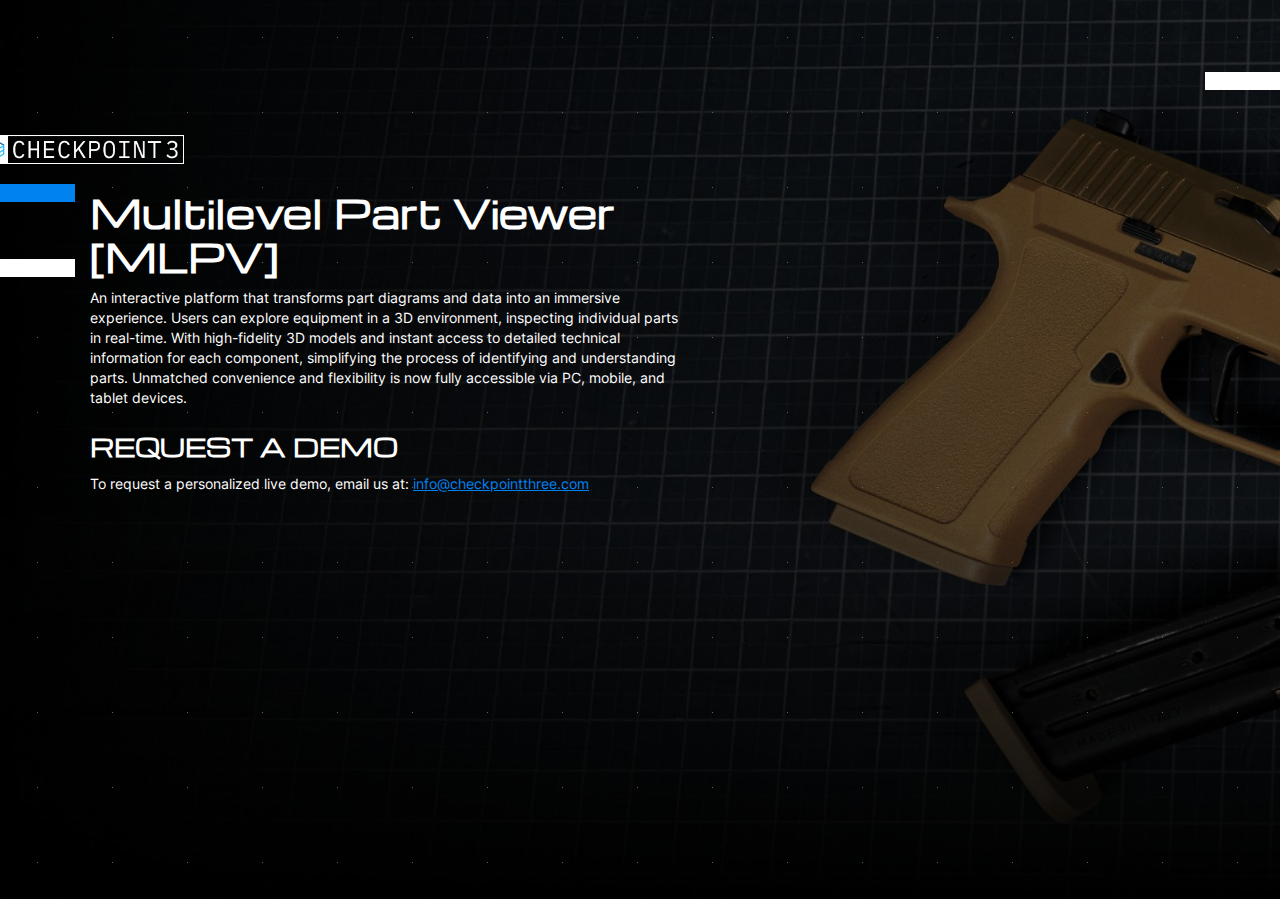
<file: landing_page.html>
<!DOCTYPE html>
<html lang="en">
<head>
  <title>Multilvl Part Viewer</title>
  <meta charset="utf-8">
  <meta name="viewport" content="width=device-width, user-scalable=no, minimum-scale=1.0, maximum-scale=1.0">

  <!-- Search Engines -->
  <meta name="description" content="Multilvl Part Viewer">
  <!-- favicons -->
  <link rel="icon" type="image/png" sizes="16x16" href="cp3favicon_32.png">


  <link rel="stylesheet" type="text/css" href="styles.css">
  <link rel="stylesheet" type="text/css" href="preloader.css">
  <link rel="stylesheet" type="text/css" href="bar.css">
  <link href="multilvl.css" rel="stylesheet" content-type="text/css" media="all" />
  <link rel="stylesheet" href="fontstyles.css" content-type="text/css" media="all" />

  <style>
    #preloader {
        overflow-y:scroll;
        overflow-x:hidden;
    }
    #landing {
        display:block;
        width:100%;
        padding-left:90px;
        margin-top:170px;
    }
    #landing .left {
        display:block;
        float:left;
        width:50%;
    }
    #landing .left h2 {
        font-size:24px;
    }
    #landing .right {
        display:block;
        float:right;
        width:48%;
        padding-bottom:200px;
    }

    #landing .right .container {
        position: relative;
        overflow: hidden;
        width: 100%;
        padding-top: 56.25%; /* 16:9 Aspect Ratio (divide 9 by 16 = 0.5625) */
    }

    /* Then style the iframe to fit in the container div with full height and width */
    #landing .right iframe {
        position: absolute;
        top: 0;
        left: 0;
        bottom: 0;
        right: 0;
        width: 100%;
        height: 100%;
    }

    #landing a {
        color:#0083ef;
    }
    #preloader .lower {
        position:fixed;
    }
    #preloader .bottom-line {
        position:fixed;
    }
    @media screen and (max-width: 1250px) {
        #landing .left, #landing .right {
            display:block;
            width:95%;
        }
    }
    @media screen and (max-width: 667px) {
        #landing {
            padding-left:40px;
            margin-top:50px;
        }
        #landing h1, #landing h2 {
            margin-left:0;
        }
    }
  </style>
</head>

<body class="body">
    <div id="preloader" class="preloader">
        <div class="elements">
            <div class="leftside">
                <div style="margin-left:-16px;"><img src="cp3logo.png" style="width:200px;" loading="lazy" /></div>
                <h1>
                    <span class="blue-block">
                    <span class="spacer-block">
                </h1>
                <h2><span class="white-block"></h2>
            </div>
            <div class="rightside">
                <span class="white-block"></span>
            </div>
            <div id="landing">
                <div class="left">
                    <h1>Multilevel Part Viewer [MLPV]</h1>
                    <p>An interactive platform that transforms part diagrams and data into an immersive experience. Users can explore equipment in a 3D environment, inspecting individual parts in real-time. With high-fidelity 3D models and instant access to detailed technical information for each component,  simplifying the process of identifying and understanding parts. Unmatched convenience and flexibility is now fully accessible via PC, mobile, and tablet devices.</p>
                    <h2>REQUEST A DEMO</h2>
                    <p>To request a personalized live demo, email us at: <a href="mailto:info@checkpointthree.com" target="_blank">info@checkpointthree.com</a></p>
                </div>
                <div class="right">
                    <div class="container">
                        <iframe src="https://www.youtube.com/embed/gPtmG4Hy2Mo?si=tIcIxowJNiyCMSEv?autoplay=1&showinfo=1&modestbranding=0&wmode=transparent&controls=1&color=white&rel=0&enablejsapi=0&playsinline=1&&version=3&theme=dark&autohide=1&egm=0&showsearch=0&loop=0" title="YouTube video player" frameborder="0" allow="accelerometer; autoplay; clipboard-write; encrypted-media; gyroscope; picture-in-picture; web-share" referrerpolicy="strict-origin-when-cross-origin" allowfullscreen></iframe>
                    </div>
                </div>
            </div>
        </div>
        <div class="matrix"></div>
        <div class="loader-wrapper" style="display:none;">
            <img src="cp3logo.png" loading="lazy" />
            <div class="bar">
                <div class="clipper"><div id="progress-light" class="clipped-light clipped-light-1 clipped-light-2"></div></div>
            </div>
            <div class="background"></div>
        </div>
        <div class="bottom-line"></div>
    </div>
</body>

</html>
</file>
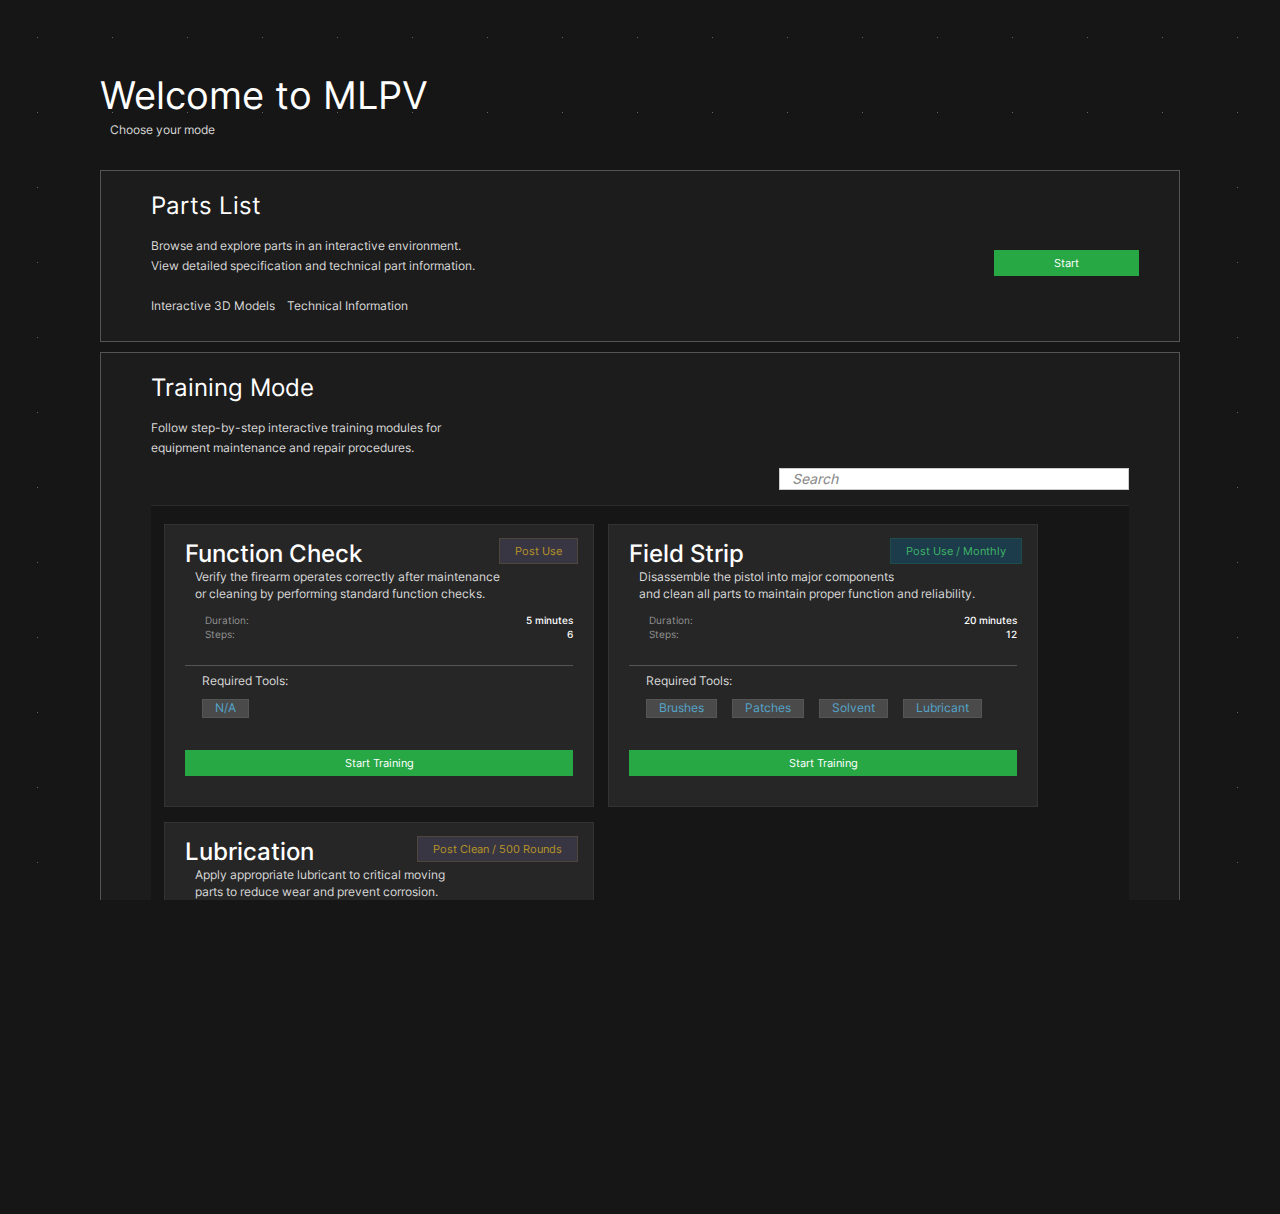
<file: main_menu.html>
<!DOCTYPE html>
<!-- __V3D_PUZZLES__ - enable Puzzles button in the App Manager -->
<!--
/**
 * Author:    Von Simmons
 * Created:   9.3.2024
 * Purpose:   Webcode for MLPV by Checkpoint 3
 * (c) Copyright by Checkpoint 3 LLC.
 **/
-->
<html lang="en" style="overflow-y:scroll;">
<head>
  <title>Multilvl Part Viewer</title>
  <meta charset="utf-8">
  <meta name="viewport" content="width=device-width, user-scalable=no, minimum-scale=1.0, maximum-scale=1.0">

  <!-- Search Engines -->
  <meta name="description" content="Multilvl Part Viewer">
  <!-- favicons -->
  <link rel="icon" type="image/png" sizes="16x16" href="cp3favicon_32.png">

  <link rel="stylesheet" type="text/css" href="preloader.css">
  <link rel="stylesheet" type="text/css" href="bar.css">
  <link href="multilvl.css" rel="stylesheet" content-type="text/css" media="all" />
  <link rel="stylesheet" href="fontstyles.css" content-type="text/css" media="all" />
  <link rel="stylesheet" type="text/css" href="main_menu.css">
</head>

<body class="body">
    <div id="main_menu" class="text-wrapper">
        <h1>Welcome to MLPV</h1>
        <div class="sub-title">Choose your mode</div>
        <div class="section">
            <div class="title">
                <h3>Parts List</h3>
                <p>
                    Browse and explore parts in an interactive environment.<br />
                    View detailed specification and technical part information.<br /><br />
                    <span>Interactive 3D Models</span>&nbsp;&nbsp;&nbsp;&nbsp;<span>Technical Information</span>
                </p>
            </div>
            <div class="start-button small viewer_site">Start</div>
        </div>
        <div class="section">
            <div class="title">
                <h3>Training Mode</h3>
                <p>
                    Follow step-by-step interactive training modules for<br />
                    equipment maintenance and repair procedures.
                </p>
            </div>
            <form action="" class="search w-form">
                <button type="submit" disabled style="display: none;" aria-hidden="true"></button>
                <input id="search-box" class="search-input w-input" maxlength="256" name="query" placeholder="Search" type="search" required="" />
                <div id="clear" class="search-button w-button clear-button hide" value="">
                    <img src="clear_btn.jpg" loading="lazy" />
                    This svg is causing some weird Verge3D error. Not exactly sure why. Let's replace with svg image.
                    <svg viewBox="0 0 24 24" style="width: 16px; height: 16px;" role="presentation">
                        <path d="M19,6.41L17.59,5L12,10.59L6.41,5L5,6.41L10.59,12L5,17.59L6.41,19L12,13.41L17.59,19L19,17.59L13.41,12L19,6.41Z" style="fill: currentcolor;"></path>
                    </svg>
                </div>
                <!--<div id="search" type="submit" class="search-button w-button" value="" disabled >Search</div>-->
            </form>
            <div class="tasks">
                <div class="task-container">
                    <span class="difficulty-badge medium">Post Use</span>
                    <div class="task-header">
                        <h4 class="task-title">Function Check</h4>
                        <div class="task-description">
                            Verify the firearm operates correctly after maintenance<br>
                            or cleaning by performing standard function checks.
                        </div>
                    </div>
                    <div class="task-meta">
                        <div class="task-description">
                            <div>Duration:</div>
                            <div>Steps:</div>
                        </div>
                        <div class="time-info">
                            <div>5 minutes</div>
                            <div>6</div>
                        </div>
                    </div>
                    <hr />
                    <div class="tools-section task-description">
                        <p>Required Tools:</p>
                        <div class="tools-container">
                            <span class="tag">N/A</span>
                        </div>
                    </div>

                    <button class="trainer_site start-button">Start Training</button>
                </div>
                <div class="task-container">
                    <span class="difficulty-badge easy">Post Use / Monthly</span>
                    <div class="task-header">
                        <h4 class="task-title">Field Strip</h4>
                        <div class="task-description">
                            Disassemble the pistol into major components<br>
                            and clean all parts to maintain proper function and reliability.
                        </div>
                    </div>
                    <div class="task-meta">
                        <div class="task-description">
                            <div>Duration:</div>
                            <div>Steps:</div>
                        </div>
                        <div class="time-info">
                            <div>20 minutes</div>
                            <div>12</div>
                        </div>
                    </div>
                    <hr />
                    <div class="tools-section task-description">
                        <p>Required Tools:</p>
                        <div class="tools-container">
                            <span class="tag">Brushes</span>
                            <span class="tag">Patches</span>
                            <span class="tag">Solvent</span>
                            <span class="tag">Lubricant</span>
                        </div>
                    </div>

                    <button class="trainer_site start-button">Start Training</button>
                </div>
                <div class="task-container">
                    <span class="difficulty-badge medium">Post Clean / 500 Rounds</span>
                    <div class="task-header">
                        <h4 class="task-title">Lubrication</h4>
                        <div class="task-description">
                            Apply appropriate lubricant to critical moving<br>
                            parts to reduce wear and prevent corrosion.
                        </div>
                    </div>
                    <div class="task-meta">
                        <div class="task-description">
                            <div>Duration:</div>
                            <div>Steps:</div>
                        </div>
                        <div class="time-info">
                            <div>10 minutes</div>
                            <div>5</div>
                        </div>
                    </div>
                    <hr />
                    <div class="tools-section task-description">
                        <p>Required Tools:</p>
                        <div class="tools-container">
                            <span class="tag">Oil</span>
                            <span class="tag">Cloth</span>
                            <span class="tag">Solvent</span>
                            <span class="tag">Lubricant</span>
                        </div>
                    </div>

                    <button class="trainer_site start-button">Start Training</button>
                </div>
            </div>
        </div>
    </div>
    <div class="matrix"></div>

    <script type="text/javascript">
        window.onload = function() {
            var viewer_button = document.querySelector('.viewer_site.start-button');
            viewer_button.addEventListener('click', function() {
                window.open('https://www.checkpointthree.com/mlpv/m18','_blank');
            });
            var trainer_button = document.getElementsByClassName('trainer_site');
            for (var i = 0; i < trainer_button.length; i++) {
                trainer_button[i].addEventListener('click', function() {
                    window.open('https://www.checkpointthree.com/mlpt/m18','_blank');
                });
            }
        };
    </script>
</body>

</html>
</file>
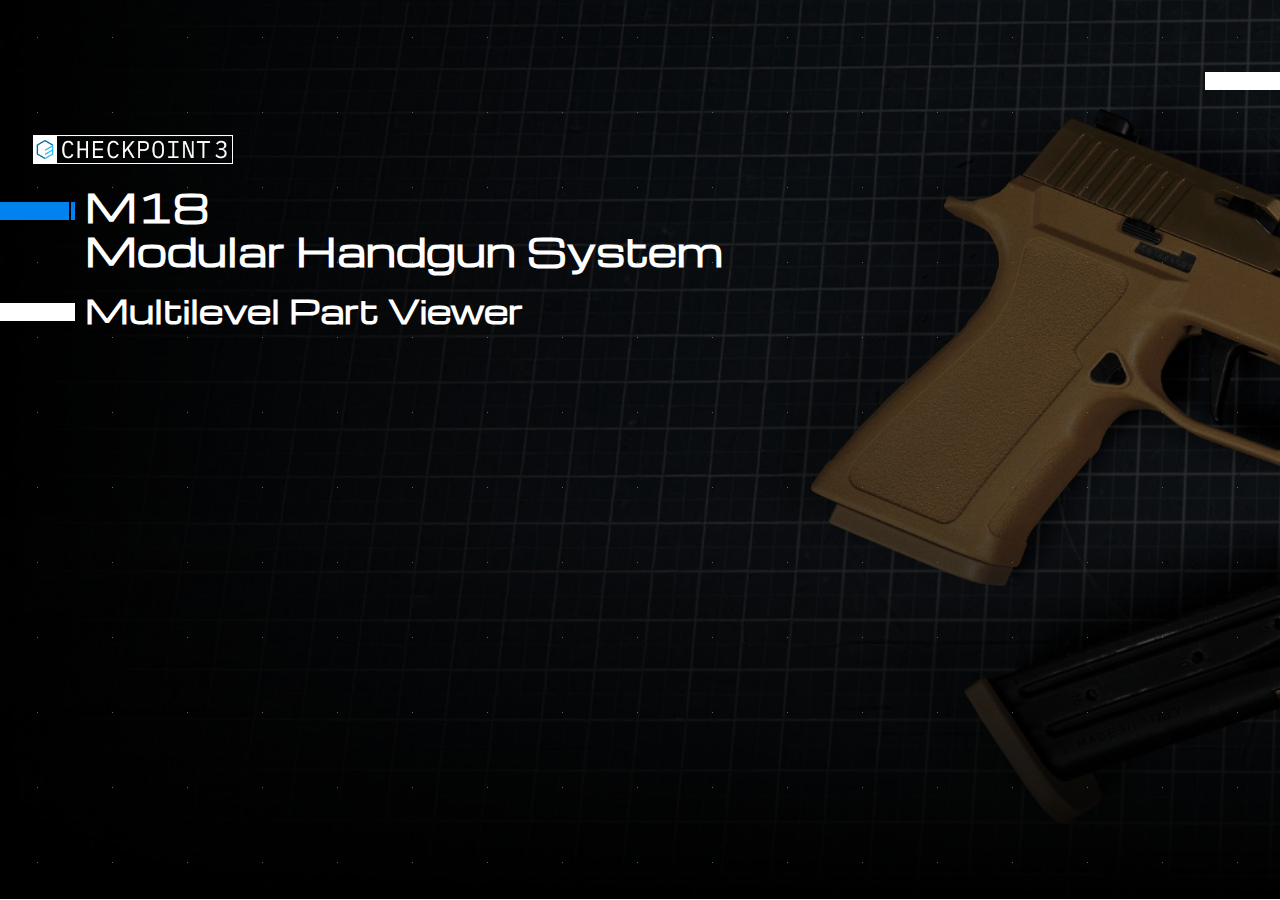
<file: statements.html>
<!DOCTYPE html>
<!-- __V3D_PUZZLES__ - enable Puzzles button in the App Manager -->
<!--
/**
 * Author:    Von Simmons
 * Created:   9.3.2024
 * Purpose:   Webcode for MLPV by Checkpoint 3
 * (c) Copyright by Checkpoint 3 LLC.
 **/
-->
<html lang="en">
<head>
  <title>Multilvl Part Viewer</title>
  <meta charset="utf-8">
  <meta name="viewport" content="width=device-width, user-scalable=no, minimum-scale=1.0, maximum-scale=1.0">

  <!-- Search Engines -->
  <meta name="description" content="Multilvl Part Viewer">
  <!-- favicons -->
  <link rel="icon" type="image/png" sizes="16x16" href="cp3favicon_32.png">

  <link rel="stylesheet" type="text/css" href="styles.css">
  <link rel="stylesheet" type="text/css" href="preloader.css">
  <link rel="stylesheet" type="text/css" href="bar.css">
  <link href="multilvl.css" rel="stylesheet" content-type="text/css" media="all" />
  <link rel="stylesheet" href="fontstyles.css" content-type="text/css" media="all" />
</head>



<body class="body">
    <div id="preloader" class="preloader">
        <div class="elements">
            <div class="leftside">
                <div style="margin-left:33px;"><img src="cp3logo.png" style="width:200px;" loading="lazy" /></div>
                <h1>
                    <span class="blue-block"><span class="divider"></span></span>M18<br />
                    <span class="spacer-block"></span>Modular Handgun System
                </h1>
                <h2><span class="white-block"></span>Multilevel Part Viewer</h2>
            </div>
            <div class="start-wrapper">
                <div id="go-start" style="display:none;">Start</div>
            </div>
            <div class="rightside">
                <!--<img src="images/cp3logo.png" loading="lazy" />--><span class="white-block"></span>
            </div>
        </div>
        <div class="matrix"></div>
        <div class="loader-wrapper" style="display:none;">
            <img src="cp3logo.png" loading="lazy" />
            <div class="bar">
                <div class="clipper"><div id="progress-light" class="clipped-light clipped-light-1 clipped-light-2"></div></div>
            </div>
            <div class="background"></div>
        </div>
        <div class="bottom-line"></div>
    </div>
</body>

</html>
</file>
<file: styles.css>
/* __V3D_TEMPLATE__ - template-based file; delete this line to prevent this file from being updated */

  body {
      margin: 0px;
      overflow: hidden;
      background-color: #cdcdcd !important;
  }
  
  .v3d-container {
      position: absolute;
      top: 0px;
      /*left: 0px;*/
      width: 100%;
      height: 100%;
  }

  #v3d-container a {
    display: none !important;
  }
  
  .v3d-annotation {
    height: 2em !important;
  }
  
  .v3d-annotation-transparent {
    opacity: 0.5 !important;
  }
  
  .v3d-annotation-dialog {
    display: none !important;
  }
  
  .fullscreen-button {
      position: absolute;
      top: 5px;
      right: 5px;
      width: 50px;
      height: 50px;
      cursor: pointer;
      background-size: 100% 100%;
      display: none;
      z-index: 1;
  }
  
  .fullscreen-open {
      background-image: url('fullscreen_open.svg');
  }
  
  .fullscreen-close {
      background-image: url('fullscreen_close.svg');
  }
  
  /* removes tap blinking on ios devices */
  * { -webkit-tap-highlight-color:rgba(0,0,0,0); }
  
  /* Dark Theme */
  
  .v3d-simple-preloader-background {
      background-color: #0D171E;
  }
  
  .v3d-simple-preloader-container {
      filter: drop-shadow(0px 0px 4px #2a69bd);
  }
  
  .button {
      background-color: red;
      width: 80px;
      height: 80px;
      position: absolute;
      top: 0%;
      bottom: auto;
      left: 0%;
      right: 0%;
      cursor: grab;
    }
    
    .button.unfold_button {
      margin-top: 90px;
    }
    
    .button.fold_button {
      background-color: #00f;
    }
    
    .button.annotation_button {
      background-color: green;
      margin-top: 180px;
    }
    
    .button.csv_button {
      background-color: yellow;
      margin-top: 270px;
    }
    
    .left-panel {
      width: 80px;
      height: 260px;
      margin-top: 0;
      margin-left: 0;
      position: absolute;
      display: none;
    }
    
    .left-panel-position {
      width: 80px;
      height: 260px;
      margin-bottom: 136px;
      position: absolute;
      top: auto;
      bottom: 0%;
      left: 0%;
      right: 0%;
    }
    
    #output {
      margin-top: 20px;
      width: 100%;
      max-width: 600px;
      background-color: #f8f9fa;
      border: 1px solid #dee2e6;
      border-radius: 5px;
      padding: 20px;
      box-shadow: 0 4px 8px rgba(0, 0, 0, 0.1);
      position: absolute;
      display:none;
  }
  .line {
      margin-bottom: 10px;
      padding: 10px;
      background-color: #ffffff;
      border: 1px solid #e9ecef;
      border-radius: 5px;
      box-shadow: 0 2px 4px rgba(0, 0, 0, 0.05);
      font-family: monospace;
      white-space: pre-wrap;
  }
</file>
<file: preloader.css>
/* CSS Backgrounds */

.clipped-light {
    background-image: -webkit-gradient(linear, right top, left top, color-stop(50%, #1e1e1e), color-stop(50%, #0ff), color-stop(74%, #0083ef), to(#1e1e1e));
    background-image: linear-gradient(270deg, #1e1e1e 50%, #0ff 50%, #0083ef 74%, #1e1e1e);
}

.overlay {
    background-image: -webkit-gradient(linear, left top, right top, color-stop(17%, black), color-stop(18.2%, rgba(0, 0, 0, 0))), -webkit-gradient(linear, left top, right top, color-stop(86%, rgba(0, 0, 0, 0)), to(#000000)),
        radial-gradient(circle closest-side at 50% 50%, rgba(0, 0, 0, 0) 78%, #000000 97%);
    background-image: linear-gradient(to right, black 17%, rgba(0, 0, 0, 0) 18.2%), linear-gradient(to right, rgba(0, 0, 0, 0) 86%, #000000), radial-gradient(circle closest-side at 50% 50%, rgba(0, 0, 0, 0) 78%, #000000 97%);
}

.shapes-overlay {
    background-image: radial-gradient(circle farthest-side, rgba(0, 0, 0, 0) 61%, #000);
}

/* SVG Classes */

.cast-blur {
    z-index: 3;
    opacity: 0.2;
    -webkit-filter: blur(40px);
    filter: blur(40px);
    position: absolute;
    -webkit-backface-visibility: hidden;
    -moz-backface-visibility: hidden;
    -webkit-transform: translate3d(0, 0, 0);
    -moz-transform: translate3d(0, 0, 0);
}

.shadow {
    z-index: 4;
    -webkit-filter: blur(20px);
    filter: blur(20px);
    position: absolute;
}

.bar-glow {
    z-index: 5;
    -webkit-filter: blur(4px);
    filter: blur(4px);
    position: absolute;
}

.mid-glow {
    z-index: 6;
    -webkit-filter: blur(6px);
    filter: blur(6px);
    mix-blend-mode: normal;
    position: absolute;
}

.top-glow-2 {
    z-index: 30;
    opacity: 1;
    -webkit-filter: blur(2px);
    filter: blur(2px);
    mix-blend-mode: soft-light;
    position: absolute;
}

.top-glow-1 {
    z-index: 31;
    opacity: 0.6;
    -webkit-filter: blur(11px);
    filter: blur(11px);
    position: absolute;
}

.top-glow-3 {
    z-index: 31;
    opacity: 0.2;
    -webkit-filter: blur(0.8px);
    filter: blur(0.8px);
    position: absolute;
}

.preloader {
    z-index: 1003;
    justify-content: center;
    background-color:black;
    background-image: url("Desktop-Menu-BgImg.jpg");
    background-size:cover;
    background-position-x: -1px;
    background-repeat:no-repeat;
    align-items: center;
    display: flex;
    position: absolute;
    top: 0%;
    bottom: 0%;
    left: 0%;
    right: 0%;
}

.preloader .elements {
    position:absolute;
    width:100%;
    height:100%;
}
.preloader .leftside {
    position:absolute;
    top:15%;
    left:0;
    z-index:1;
    width:100%;
}
.preloader .rightside {
    position:absolute;
    top:8%;
    right:-10px;
    z-index:1;
}
.preloader .rightside img {
    width: 180px;
    position: relative;
    top: -10px;
}
.preloader .rightside .white-block {
    margin-left: 20px;
}
.preloader .lower {
    position:absolute;
    left:0;
    bottom:0;
    font-size:11px;
    font-style:italic;
    z-index:1;
}

.preloader .lower .disclaimer {
    padding: 15px 150px 15px 20px;
    position: relative;
    z-index: 1;
}

@media screen and (max-width: 667px) {
    
    .preloader .lower .disclaimer {
        padding: 15px 20px;
        position: relative;
        z-index: 1;
    }

    .break {
        display: none;
    }
}

.preloader .lower .version {
    position: relative;
    z-index:1;
    padding: 7px 20px;
    border-top:1px solid #ccc;
    width:94%;
}

.preloader .lower .outline {
    border-top: 1px solid white;
    border-right: 3px solid white;
    width: 100%;
    height: 100%;
    position: absolute;
    top: 0;
    left: -63px;
    transform: skew(50deg);
    /*border-radius: 0 10px 0 0;*/
    border-radius:0;
}

.preloader .lower .outline .top {
    position: absolute;
    background-color:#0D171E;
    width:100%;
    height:100%;
    box-shadow: inset #111 -20px 20px 40px -16px;
}

.preloader .lower .outline .bottom {
    position: absolute;
    background-color:#222;
    width:100%;
    height:35px;
    z-index:1;
    bottom:0;
    box-shadow: inset #111 -20px 20px 40px -16px;
}

.preloader .bottom-line {
    position: absolute;
    width: 100%;
    height: 1px;
    border-bottom: 1px solid white;
    bottom: 0;
}

.preloader .matrix {
    position: absolute;
}

@media screen and (max-width: 667px) {
    .preloader {
        background-image: url("iPhone-Horz-Menu-BgImg.jpg");
    }
}

@media screen and (max-width: 375px) {
    .preloader {
        background-image: url("iPhone-Vert-Menu-BgImg.jpg");
    }
}
  
.loader-wrapper {
    flex-direction: column;
    justify-content: center;
    align-items: center;
    width: 100%;
    padding: 100px 50px;
    display: flex;
    position: relative;
    z-index: 1;
    pointer-events: none;
}

.loader-wrapper img {
    vertical-align: middle;
    width: 450px;
    display: inline-block;
    box-sizing: border-box;
    z-index: 1;
    margin:10px 0 0;
}

.loader-wrapper .background {
    width:100%;
    height:58%;
    position:absolute;
    top:0;
    left:0;
    background-color:#111;
    opacity:0.92;
    margin:76px 0;
}

.overlay {
    z-index: 50;
    width: 100%;
    height: 100%;
    position: absolute;
}

.shapes-overlay {
    z-index: 10;
    width: 440px;
    height: 440px;
    position: absolute;
    left: 50px;
}

.bar {
    flex: none;
    width: 286px;
    height: 2px;
    position: relative;
    overflow: visible;
    top: 30px;
}

.clipper {
    z-index: 10;
    background-color: #1e1e1e;
    width: 286px;
    height: 2px;
    position: relative;
    overflow: hidden;
}

.clipped-light {
    z-index: 21;
    width: 0;
    height: 130%;
    position: relative;
}

.clipped-light.clipped-light-1 {
    z-index: 21;
}
</file>
<file: bar.css>
#cop-section {
  position:absolute;
  width:60%;
  bottom:0;
  /*left:0;*/
  right:0;
  z-index: 1;
  display: block;
  background-color:#181717;
}

#cop-section-mlpt {

}

#cop-section .step-tabs, 
#cop-section-mlpt .step-tabs {
  /*padding:0 13px 0;*/
  display:inline-flex;
}

#cop-section .step-tabs div, 
#cop-section-mlpt .step-tabs div {
  width:150px;
  justify-content: center;
  line-height:22px;
  font-size:14px;
  /*background-color: #181717;*/
  /*background-color: #545353;*/
  background-color:#393838;
  padding:5px;
  cursor:pointer;
  /*margin-left:-3px;*/
  text-align: center;
}

#cop-section .step-tabs .tab-divider,
#cop-section-mlpt .step-tabs .tab-divider {
  width:1px;
  padding:0;
}

#cop-section .step-tabs span,
#cop-section-mlpt .step-tabs span {
  border-left:1px solid white;
  width:1px;
  height:70%;
  display:block;
  margin-top:7px;
}

#cop-section .step-tabs .hilight,
#cop-section-mlpt .step-tabs .hilight { 
  /*background-color: #545353 !important;*/
  background-color: #181717 !important;
  color: #39AAF7;
}

#cop-section .step-tabs div:hover,
#cop-section-mlpt .step-tabs div:hover {
  /*background-color:#262525;*/
  background-color: #545353;
}

#cop-section .step-tabs div,
#cop-section-mlpt .step-tabs div {
  /*background-color:#181717;*/
  margin: 3px 0 3px 3px;
  border-radius: 2px;
}

/*#cop-section .step-tabs div:nth-child(1) {
  background-color:#181717;
}

#cop-section .step-tabs div:nth-child(2) {
  background-color:#272626;
}

#cop-section .step-tabs div:nth-child(3) {
  background-color:#3a3838;
}*/


#pre-cop-area {
  width:100%;
  height: 201px;
  background-color: #181717;
}

#pre-cop-area div {
  padding: 56px 53px;
  font-size: 12px;
}

#cop-section .text-area,
#cop-section-mlpt .text-area {
  display:none;
  background-color: #181717;
  padding-top: 10px;
}

#cop-section .text-area .top,
#cop-section-mlpt .text-area .top {
  padding:0 10px;
  display:grid;
  grid-template:"a b c" / 85px 1px auto;
}

#cop-section span,
#cop-section-mlpt span {
  -webkit-touch-callout: text;
  -webkit-user-select: text;
  -khtml-user-select: text;
  -moz-user-select: text;
  -ms-user-select: text;
  user-select: text;
}

#cop-section .text-area .top span,
#cop-section-mlpt .text-area .top span {
  padding:5px 20px;
  font-size:12px;
  background-color:#111;
}

#cop-section .text-area .top div,
#cop-section-mlpt .text-area .top div {
  background-color:#111;
}
#cop-section .text-area .top div div,
#cop-section-mlpt .text-area .top div div {
  border-right:1px solid white;
  height:16px;
  margin-top:7px;
}

#cop-section .text-area .bottom,
#cop-section-mlpt .text-area .bottom {
  padding:5px 10px;
  font-size:12px;
}

#cop-section .text-area .bottom span,
#cop-section-mlpt .text-area .bottom span {
  background-color:#111;
  display: block;
  padding: 5px 20px;
  height:250px;
  overflow:hidden;
}

#playbar span {
  -webkit-touch-callout: none;
  -webkit-user-select: none;
  -khtml-user-select: none;
  -moz-user-select: none;
  -ms-user-select: none;
  user-select: none;
}

#playbar {
  display:none;
  padding:10px 40px 0;
  margin: 0 auto;
  background-color: #181717;
}

#playbar .play-wrapper {
  margin:0 auto;
  padding-bottom: 25px;
}

#playbar .play-wrapper span {
  font-size: 12px;
  display: inline-flex;
}

#close-cop {
  width: 15px;
  height: 15px;
  display: inline-block;
  position: absolute;
  top: 7px;
  right: 11px;
  cursor: pointer;
}

#object-lock {
  background-image: url('unlock.png');
  background-size:cover;
  display:block;
  width:18px;
  height:18px;
  cursor:pointer;
  float:right;
}

#object-lock.locked {
  background-image: url('lock.png');
}

#playbar input[type="range"] {
  -webkit-appearance: none;
  /*background-color: rgba(255, 255, 255, 0.2);*/
  background-color: rgba(0,123,176);
  width: 100%;
  height: 10px;
  margin-bottom:10px;
  overflow: hidden;
  cursor: pointer;
  display: block;
  /*background-image: repeating-linear-gradient(
      to right, rgba(255, 255, 255, 0.2),
      rgba(255, 255, 255, 0.2) calc(5% - 1px), 
      #05051a 5%
    );*/
  
  &[step]{
    background-color: white;
    /*background-color: transparent;*/
    /*background-image: repeating-linear-gradient(
      to right, rgba(255, 255, 255, 0.2),
      rgba(255, 255, 255, 0.2) calc(5% - 1px), 
      #05051a 5%
    );*/
  }

  &::-webkit-slider-thumb {
    -webkit-appearance: none;
    width: 1px;
    box-shadow: -50rem 0 0 50rem rgb(0, 123, 176);
    /*box-shadow: -20rem 0 0 20rem rgba(255, 255, 255, 0.2);*/
  }

  &::-moz-range-thumb {
    border: none;
    width: 1px;
    box-shadow: -50rem 0 0 50rem rgb(0, 123, 176);
    /*box-shadow: -20rem 0 0 20rem rgba(255, 255, 255, 0.2);*/
  }
}

@media screen and (max-width: 1080px) {

  #cop-section {
    width:100%;
  }

  #playbar input[type="range"] {
    width:100%;
  }

  #playbar .video-right {
    width: 75%;
    margin-right:20px;
  }

  #playbar .play-wrapper {
    padding-left: 0;
  }

  #object-lock {
    bottom:25px;
    right:38px;
  }
}

@media screen and (max-width: 667px) {

  #close-cop {
    display:none;
  }

  #pre-cop-area {
    height: 268px;
  }

  #playbar {
    bottom:100px;
    left:23%;
    padding:10px 30px 17px
  }

  #playbar .play-wrapper {
    width:100%;
  }

  #playbar input[type="range"] {
    
  }

  #cop-section .text-area .bottom span {
    height:150px;
  }

  #cop-section {
    width: 100%;
    bottom:-332px;
    background-color:#181717;
    border-top: 0;
  }

  #cop-section.bump {
    bottom:0;
  }

  #cop-section .step-tabs {
    padding: 0;
  }

  #cop-section .step-tabs div {
    width:110px;
    padding: 3px;
  }

  #cop-section .text-area {
    height: 196px;
  }

  #cop-section .video-right {
    margin:0;
    position:absolute;
    left:45%;
    width:auto;
  }

  #object-lock {
    bottom:40px;
    right:15px;
  }
}

  .video-controls {
    position: absolute;
    bottom: 0px;
    left: 0;
    right: 0;
    padding: 10px;
}

.video-controls button {
    background-color: transparent;
    border: none;
    color: #fff;
    font-size: 20px;
    cursor: pointer;
    outline: none;
}

.video-left {
    display: flex;
    /*justify-content: center;*/
    margin:6px 0;
    float:left;
    position:relative;
    z-index:2;
}

.video-right {
    display: inline-block;
    margin-left:10px;
}

.video-timer {
    color: #efefef;
    margin:0 35px;
    font-size: 12px;
    width:105px;
}

#separator {
    margin: 0 5px;
    font-size: 16px;
    font-family: "Open sans";
}

.right {
    position: relative;
    padding: 10px;
    top: 1.5px;
}

.fa-volume-up,
.fa-solid {
    font-size: small;
    padding: 5px;
    color: rgb(255, 255, 255);
}

.video-controls button,
.video-controls input {
    background-color: transparent;
    border: none;
    cursor: pointer;
    font-size: 20px;
}

.fa-play {
    background-image: url('play.png');
}

.fa-pause {
    background-image: url('pause.png');
}

.fa-backward {
    background-image: url('arrow.png');
    -moz-transform: scaleX(-1);
    -o-transform: scaleX(-1);
    -webkit-transform: scaleX(-1);
    transform: scaleX(-1);
    filter: FlipH;
    -ms-filter: "FlipH";
}

.fa-forward {
    background-image: url('arrow.png');
}

.fa-play, .fa-pause, .fa-backward, .fa-forward {
    display:block;
    width:13px;
    height:13px;
    background-size:cover;
    cursor:pointer;
    margin:0 10px;
}

.fa-backward, .fa-forward {
    width:13px;
    height:13px;
}

#skipminus-10, #skip-10 {
    
}
</file>
<file: multilvl.css>
/**
 * Author:    Von Simmons
 * Created:   9.3.2024
 * Purpose:   Webcode for MLPV by Checkpoint 3
 * (c) Copyright by Checkpoint 3 LLC.
 **/

html {
  -webkit-text-size-adjust: 100%;
  -ms-text-size-adjust: 100%;
  font-family: sans-serif;
  position:relative;
}

body {
  margin: 0;
  position: relative;
  overflow:hidden;
}

article, aside, details, figcaption, figure, footer, header, hgroup, main, menu, nav, section, summary {
  display: block;
}

audio, canvas, progress, video {
  vertical-align: baseline;
  display: inline-block;
}

audio:not([controls]) {
  height: 0;
  display: none;
}

[hidden], template {
  display: none;
}

a {
  background-color: rgba(0, 0, 0, 0);
}

a:active, a:hover {
  outline: 0;
}

abbr[title] {
  border-bottom: 1px dotted;
}

b, strong {
  font-weight: bold;
}

dfn {
  font-style: italic;
}

h1 {
  margin: .67em 0;
  font-size: 2em;
}

mark {
  color: #000;
  background: #ff0;
}

small {
  font-size: 80%;
}

sub, sup {
  vertical-align: baseline;
  font-size: 75%;
  line-height: 0;
  position: relative;
}

sup {
  top: -.5em;
}

sub {
  bottom: -.25em;
}

span { 
  -webkit-touch-callout: none; /* iOS Safari */
    -webkit-user-select: none; /* Safari */
     -khtml-user-select: none; /* Konqueror HTML */
       -moz-user-select: none; /* Old versions of Firefox */
        -ms-user-select: none; /* Internet Explorer/Edge */
            user-select: none; /* Non-prefixed version, currently
                                  supported by Chrome, Edge, Opera and Firefox */
}

img {
  border: 0;
}

svg:not(:root) {
  overflow: hidden;
}

hr {
  box-sizing: content-box;
  height: 0;
}

pre {
  overflow: auto;
}

code, kbd, pre, samp {
  font-family: monospace;
  font-size: 1em;
}

button, input, optgroup, select, textarea {
  color: inherit;
  font: inherit;
  margin: 0;
}

button {
  overflow: visible;
}

button, select {
  text-transform: none;
}

button, html input[type="button"], input[type="reset"] {
  -webkit-appearance: button;
  cursor: pointer;
}

button[disabled], html input[disabled] {
  cursor: default;
}

button::-moz-focus-inner, input::-moz-focus-inner {
  border: 0;
  padding: 0;
}

input {
  line-height: normal;
}

input[type="checkbox"], input[type="radio"] {
  box-sizing: border-box;
  padding: 0;
}

input[type="number"]::-webkit-inner-spin-button, input[type="number"]::-webkit-outer-spin-button {
  height: auto;
}

input[type="search"] {
  -webkit-appearance: none;
}

input[type="search"]::-webkit-search-cancel-button, input[type="search"]::-webkit-search-decoration {
  -webkit-appearance: none;
}

legend {
  border: 0;
  padding: 0;
}

textarea {
  overflow: auto;
}

optgroup {
  font-weight: bold;
}

table {
  border-collapse: collapse;
  border-spacing: 0;
}

td, th {
  padding: 0;
}

@font-face {
  font-family: webflow-icons;
  src: url("[data-uri]") format("truetype");
  font-weight: normal;
  font-style: normal;
}

[class^="w-icon-"], [class*=" w-icon-"] {
  speak: none;
  font-variant: normal;
  text-transform: none;
  -webkit-font-smoothing: antialiased;
  -moz-osx-font-smoothing: grayscale;
  font-style: normal;
  font-weight: normal;
  line-height: 1;
  font-family: webflow-icons !important;
}

.w-icon-slider-right:before {
  content: "";
}

.w-icon-slider-left:before {
  content: "";
}

.w-icon-nav-menu:before {
  content: "";
}

.w-icon-arrow-down:before, .w-icon-dropdown-toggle:before {
  content: "";
}

.w-icon-file-upload-remove:before {
  content: "";
}

.w-icon-file-upload-icon:before {
  content: "";
}

* {
  box-sizing: border-box;
}

html {
  height: 100%;
}

body {
  color: #333;
  background-color: #fff;
  height: 100%;
  margin: 0;
  font-family: Arial, sans-serif;
  font-size: 14px;
  line-height: 20px;
}

img {
  vertical-align: middle;
  max-width: 100%;
  display: inline-block;
}

html.w-mod-touch * {
  background-attachment: scroll !important;
}

.w-block {
  display: block;
}

.w-inline-block {
  max-width: 100%;
  display: inline-block;
}

.w-clearfix:before, .w-clearfix:after {
  content: " ";
  grid-area: 1 / 1 / 2 / 2;
  display: table;
}

.w-clearfix:after {
  clear: both;
}

.w-hidden {
  display: none;
}

.w-button {
  color: #fff;
  line-height: inherit;
  cursor: pointer;
  background-color: #3898ec;
  border: 0;
  border-radius: 0;
  padding: 4px 15px;
  text-decoration: none;
  display: inline-block;
}

input.w-button {
  -webkit-appearance: button;
}

html[data-w-dynpage] [data-w-cloak] {
  color: rgba(0, 0, 0, 0) !important;
}

.w-code-block {
  margin: unset;
}

pre.w-code-block code {
  all: inherit;
}

.w-webflow-badge, .w-webflow-badge * {
  z-index: auto;
  visibility: visible;
  box-sizing: border-box;
  float: none;
  clear: none;
  box-shadow: none;
  opacity: 1;
  direction: ltr;
  font-family: inherit;
  font-weight: inherit;
  color: inherit;
  font-size: inherit;
  line-height: inherit;
  font-style: inherit;
  font-variant: inherit;
  text-align: inherit;
  letter-spacing: inherit;
  -webkit-text-decoration: inherit;
  text-decoration: inherit;
  text-indent: 0;
  text-transform: inherit;
  text-shadow: none;
  font-smoothing: auto;
  vertical-align: baseline;
  cursor: inherit;
  white-space: inherit;
  word-break: normal;
  word-spacing: normal;
  word-wrap: normal;
  background: none;
  border: 0 rgba(0, 0, 0, 0);
  border-radius: 0;
  width: auto;
  min-width: 0;
  max-width: none;
  height: auto;
  min-height: 0;
  max-height: none;
  margin: 0;
  padding: 0;
  list-style-type: disc;
  transition: none;
  display: block;
  position: static;
  top: auto;
  bottom: auto;
  left: auto;
  right: auto;
  overflow: visible;
  transform: none;
}

.w-webflow-badge {
  white-space: nowrap;
  cursor: pointer;
  box-shadow: 0 0 0 1px rgba(0, 0, 0, .1), 0 1px 3px rgba(0, 0, 0, .1);
  visibility: visible !important;
  z-index: 2147483647 !important;
  color: #aaadb0 !important;
  opacity: 1 !important;
  background-color: #fff !important;
  border-radius: 3px !important;
  width: auto !important;
  height: auto !important;
  margin: 0 !important;
  padding: 6px !important;
  font-size: 12px !important;
  line-height: 14px !important;
  text-decoration: none !important;
  display: inline-block !important;
  position: fixed !important;
  top: auto !important;
  bottom: 12px !important;
  left: auto !important;
  right: 12px !important;
  overflow: visible !important;
  transform: none !important;
}

.w-webflow-badge > img {
  visibility: visible !important;
  opacity: 1 !important;
  vertical-align: middle !important;
  display: inline-block !important;
}

h1, h2, h3, h4, h5, h6 {
  margin-bottom: 10px;
  font-weight: bold;
  font-family: Michroma, sans-serif;
}

h1 {
  margin-top: 20px;
  font-size: 38px;
  line-height: 44px;
}

h2 {
  margin-top: 20px;
  font-size: 32px;
  line-height: 36px;
}

h3 {
  margin-top: 20px;
  font-size: 24px;
  line-height: 30px;
}

h4 {
  margin-top: 10px;
  font-size: 18px;
  line-height: 24px;
}

h5 {
  margin-top: 10px;
  font-size: 14px;
  line-height: 20px;
}

h6 {
  margin-top: 10px;
  font-size: 12px;
  line-height: 18px;
}

p {
  margin-top: 0;
  margin-bottom: 10px;
}

blockquote {
  border-left: 5px solid #e2e2e2;
  margin: 0 0 10px;
  padding: 10px 20px;
  font-size: 18px;
  line-height: 22px;
}

figure {
  margin: 0 0 10px;
}

figcaption {
  text-align: center;
  margin-top: 5px;
}

ul, ol {
  margin-top: 0;
  margin-bottom: 10px;
  padding-left: 40px;
}

.w-list-unstyled {
  padding-left: 0;
  list-style: none;
}

.w-embed:before, .w-embed:after {
  content: " ";
  grid-area: 1 / 1 / 2 / 2;
  display: table;
}

.w-embed:after {
  clear: both;
}

.w-video {
  width: 100%;
  padding: 0;
  position: relative;
}

.w-video iframe, .w-video object, .w-video embed {
  border: none;
  width: 100%;
  height: 100%;
  position: absolute;
  top: 0;
  left: 0;
}

fieldset {
  border: 0;
  margin: 0;
  padding: 0;
}

button, [type="button"], [type="reset"] {
  cursor: pointer;
  -webkit-appearance: button;
  border: 0;
}

.w-form {
  margin: 0 0 15px;
}

.w-form-done {
  text-align: center;
  background-color: #ddd;
  padding: 20px;
  display: none;
}

.w-form-fail {
  background-color: #ffdede;
  margin-top: 10px;
  padding: 10px;
  display: none;
}

label {
  margin-bottom: 5px;
  font-weight: bold;
  display: block;
}

.w-input, .w-select {
  color: #333;
  vertical-align: middle;
  background-color: #fff;
  border: 1px solid #ccc;
  width: 100%;
  margin-bottom: 10px;
  padding: 0 12px;
  font-size: 14px;
  line-height: 1.42857;
  display: block;
}

.w-input:-moz-placeholder, .w-select:-moz-placeholder {
  color: #999;
}

.w-input::-moz-placeholder, .w-select::-moz-placeholder {
  color: #999;
  opacity: 1;
}

.w-input::-webkit-input-placeholder, .w-select::-webkit-input-placeholder {
  color: #999;
}

.w-input:focus, .w-select:focus {
  border-color: #3898ec;
  outline: 0;
}

.w-input[disabled], .w-select[disabled], .w-input[readonly], .w-select[readonly], fieldset[disabled] .w-input, fieldset[disabled] .w-select {
  cursor: not-allowed;
}

.w-input[disabled]:not(.w-input-disabled), .w-select[disabled]:not(.w-input-disabled), .w-input[readonly], .w-select[readonly], fieldset[disabled]:not(.w-input-disabled) .w-input, fieldset[disabled]:not(.w-input-disabled) .w-select {
  background-color: #eee;
}

textarea.w-input, textarea.w-select {
  height: auto;
}

.w-select {
  background-color: #f3f3f3;
}

.w-select[multiple] {
  height: auto;
}

.w-form-label {
  cursor: pointer;
  margin-bottom: 0;
  font-weight: normal;
  display: inline-block;
}

.w-radio {
  margin-bottom: 5px;
  padding-left: 20px;
  display: block;
}

.w-radio:before, .w-radio:after {
  content: " ";
  grid-area: 1 / 1 / 2 / 2;
  display: table;
}

.w-radio:after {
  clear: both;
}

.w-radio-input {
  float: left;
  margin: 3px 0 0 -20px;
  line-height: normal;
}

.w-file-upload {
  margin-bottom: 10px;
  display: block;
}

.w-file-upload-input {
  opacity: 0;
  z-index: -100;
  width: .1px;
  height: .1px;
  position: absolute;
  overflow: hidden;
}

.w-file-upload-default, .w-file-upload-uploading, .w-file-upload-success {
  color: #333;
  display: inline-block;
}

.w-file-upload-error {
  margin-top: 10px;
  display: block;
}

.w-file-upload-default.w-hidden, .w-file-upload-uploading.w-hidden, .w-file-upload-error.w-hidden, .w-file-upload-success.w-hidden {
  display: none;
}

.w-file-upload-uploading-btn {
  cursor: pointer;
  background-color: #fafafa;
  border: 1px solid #ccc;
  margin: 0;
  padding: 8px 12px;
  font-size: 14px;
  font-weight: normal;
  display: flex;
}

.w-file-upload-file {
  background-color: #fafafa;
  border: 1px solid #ccc;
  flex-grow: 1;
  justify-content: space-between;
  margin: 0;
  padding: 8px 9px 8px 11px;
  display: flex;
}

.w-file-upload-file-name {
  font-size: 14px;
  font-weight: normal;
  display: block;
}

.w-file-remove-link {
  cursor: pointer;
  width: auto;
  height: auto;
  margin-top: 3px;
  margin-left: 10px;
  padding: 3px;
  display: block;
}

.w-icon-file-upload-remove {
  margin: auto;
  font-size: 10px;
}

.w-file-upload-error-msg {
  color: #ea384c;
  padding: 2px 0;
  display: inline-block;
}

.w-file-upload-info {
  padding: 0 12px;
  line-height: 38px;
  display: inline-block;
}

.w-file-upload-label {
  cursor: pointer;
  background-color: #fafafa;
  border: 1px solid #ccc;
  margin: 0;
  padding: 8px 12px;
  font-size: 14px;
  font-weight: normal;
  display: inline-block;
}

.w-icon-file-upload-icon, .w-icon-file-upload-uploading {
  width: 20px;
  margin-right: 8px;
  display: inline-block;
}

.w-icon-file-upload-uploading {
  height: 20px;
}

.w-container {
  max-width: 940px;
  margin-left: auto;
  margin-right: auto;
}

.w-container:before, .w-container:after {
  content: " ";
  grid-area: 1 / 1 / 2 / 2;
  display: table;
}

.w-container:after {
  clear: both;
}

.w-container .w-row {
  margin-left: -10px;
  margin-right: -10px;
}

.w-row:before, .w-row:after {
  content: " ";
  grid-area: 1 / 1 / 2 / 2;
  display: table;
}

.w-row:after {
  clear: both;
}

.w-row .w-row {
  margin-left: 0;
  margin-right: 0;
}

.w-col {
  float: left;
  width: 100%;
  min-height: 1px;
  padding-left: 10px;
  padding-right: 10px;
  position: relative;
}

.w-col .w-col {
  padding-left: 0;
  padding-right: 0;
}

.w-col-1 {
  width: 8.33333%;
}

.w-col-2 {
  width: 16.6667%;
}

.w-col-3 {
  width: 25%;
}

.w-col-4 {
  width: 33.3333%;
}

.w-col-5 {
  width: 41.6667%;
}

.w-col-6 {
  width: 50%;
}

.w-col-7 {
  width: 58.3333%;
}

.w-col-8 {
  width: 66.6667%;
}

.w-col-9 {
  width: 75%;
}

.w-col-10 {
  width: 83.3333%;
}

.w-col-11 {
  width: 91.6667%;
}

.w-col-12 {
  width: 100%;
}

.w-hidden-main {
  display: none !important;
}

#landscape {
  display:none;
  position:absolute;
  z-index:20000;
  top:0;
  left:0;
  width:100%;
  height:100%;
  background-color:black;
}

#landscape div {
  width:340px;
  margin:0 auto;
  font-size: 18px;
  display:grid;
  grid-template: "a b" / 40% auto;
}

#landscape p {
  margin:36px 0 0;
  padding-left:20px;
}

@media screen and (max-width: 991px) {
  .w-container {
    max-width: 728px;
  }

  .w-hidden-main {
    display: inherit !important;
  }

  .w-hidden-medium {
    display: none !important;
  }

  .w-col-medium-1 {
    width: 8.33333%;
  }

  .w-col-medium-2 {
    width: 16.6667%;
  }

  .w-col-medium-3 {
    width: 25%;
  }

  .w-col-medium-4 {
    width: 33.3333%;
  }

  .w-col-medium-5 {
    width: 41.6667%;
  }

  .w-col-medium-6 {
    width: 50%;
  }

  .w-col-medium-7 {
    width: 58.3333%;
  }

  .w-col-medium-8 {
    width: 66.6667%;
  }

  .w-col-medium-9 {
    width: 75%;
  }

  .w-col-medium-10 {
    width: 83.3333%;
  }

  .w-col-medium-11 {
    width: 91.6667%;
  }

  .w-col-medium-12 {
    width: 100%;
  }

  .w-col-stack {
    width: 100%;
    left: auto;
    right: auto;
  }
}

@media screen and (max-width: 767px) {
  .w-hidden-main, .w-hidden-medium {
    display: inherit !important;
  }

  .w-hidden-small {
    display: none !important;
  }

  .w-row, .w-container .w-row {
    margin-left: 0;
    margin-right: 0;
  }

  .w-col {
    width: 100%;
    left: auto;
    right: auto;
  }

  .w-col-small-1 {
    width: 8.33333%;
  }

  .w-col-small-2 {
    width: 16.6667%;
  }

  .w-col-small-3 {
    width: 25%;
  }

  .w-col-small-4 {
    width: 33.3333%;
  }

  .w-col-small-5 {
    width: 41.6667%;
  }

  .w-col-small-6 {
    width: 50%;
  }

  .w-col-small-7 {
    width: 58.3333%;
  }

  .w-col-small-8 {
    width: 66.6667%;
  }

  .w-col-small-9 {
    width: 75%;
  }

  .w-col-small-10 {
    width: 83.3333%;
  }

  .w-col-small-11 {
    width: 91.6667%;
  }

  .w-col-small-12 {
    width: 100%;
  }
}

@media screen and (max-width: 479px) {
  .w-container {
    max-width: none;
  }

  .w-hidden-main, .w-hidden-medium, .w-hidden-small {
    display: inherit !important;
  }

  .w-hidden-tiny {
    display: none !important;
  }

  .w-col {
    width: 100%;
  }

  .w-col-tiny-1 {
    width: 8.33333%;
  }

  .w-col-tiny-2 {
    width: 16.6667%;
  }

  .w-col-tiny-3 {
    width: 25%;
  }

  .w-col-tiny-4 {
    width: 33.3333%;
  }

  .w-col-tiny-5 {
    width: 41.6667%;
  }

  .w-col-tiny-6 {
    width: 50%;
  }

  .w-col-tiny-7 {
    width: 58.3333%;
  }

  .w-col-tiny-8 {
    width: 66.6667%;
  }

  .w-col-tiny-9 {
    width: 75%;
  }

  .w-col-tiny-10 {
    width: 83.3333%;
  }

  .w-col-tiny-11 {
    width: 91.6667%;
  }

  .w-col-tiny-12 {
    width: 100%;
  }
}

.w-widget {
  position: relative;
}

.w-widget-map {
  width: 100%;
  height: 400px;
}

.w-widget-map label {
  width: auto;
  display: inline;
}

.w-widget-map img {
  max-width: inherit;
}

.w-widget-map .gm-style-iw {
  text-align: center;
}

.w-widget-map .gm-style-iw > button {
  display: none !important;
}

.w-widget-twitter {
  overflow: hidden;
}

.w-widget-twitter-count-shim {
  vertical-align: top;
  text-align: center;
  background: #fff;
  border: 1px solid #758696;
  border-radius: 3px;
  width: 28px;
  height: 20px;
  display: inline-block;
  position: relative;
}

.w-widget-twitter-count-shim * {
  pointer-events: none;
  -webkit-user-select: none;
  -ms-user-select: none;
  user-select: none;
}

.w-widget-twitter-count-shim .w-widget-twitter-count-inner {
  text-align: center;
  color: #999;
  font-family: serif;
  font-size: 15px;
  line-height: 12px;
  position: relative;
}

.w-widget-twitter-count-shim .w-widget-twitter-count-clear {
  display: block;
  position: relative;
}

.w-widget-twitter-count-shim.w--large {
  width: 36px;
  height: 28px;
}

.w-widget-twitter-count-shim.w--large .w-widget-twitter-count-inner {
  font-size: 18px;
  line-height: 18px;
}

.w-widget-twitter-count-shim:not(.w--vertical) {
  margin-left: 5px;
  margin-right: 8px;
}

.w-widget-twitter-count-shim:not(.w--vertical).w--large {
  margin-left: 6px;
}

.w-widget-twitter-count-shim:not(.w--vertical):before, .w-widget-twitter-count-shim:not(.w--vertical):after {
  content: " ";
  pointer-events: none;
  border: solid rgba(0, 0, 0, 0);
  width: 0;
  height: 0;
  position: absolute;
  top: 50%;
  left: 0;
}

.w-widget-twitter-count-shim:not(.w--vertical):before {
  border-width: 4px;
  border-color: rgba(117, 134, 150, 0) #5d6c7b rgba(117, 134, 150, 0) rgba(117, 134, 150, 0);
  margin-top: -4px;
  margin-left: -9px;
}

.w-widget-twitter-count-shim:not(.w--vertical).w--large:before {
  border-width: 5px;
  margin-top: -5px;
  margin-left: -10px;
}

.w-widget-twitter-count-shim:not(.w--vertical):after {
  border-width: 4px;
  border-color: rgba(255, 255, 255, 0) #fff rgba(255, 255, 255, 0) rgba(255, 255, 255, 0);
  margin-top: -4px;
  margin-left: -8px;
}

.w-widget-twitter-count-shim:not(.w--vertical).w--large:after {
  border-width: 5px;
  margin-top: -5px;
  margin-left: -9px;
}

.w-widget-twitter-count-shim.w--vertical {
  width: 61px;
  height: 33px;
  margin-bottom: 8px;
}

.w-widget-twitter-count-shim.w--vertical:before, .w-widget-twitter-count-shim.w--vertical:after {
  content: " ";
  pointer-events: none;
  border: solid rgba(0, 0, 0, 0);
  width: 0;
  height: 0;
  position: absolute;
  top: 100%;
  left: 50%;
}

.w-widget-twitter-count-shim.w--vertical:before {
  border-width: 5px;
  border-color: #5d6c7b rgba(117, 134, 150, 0) rgba(117, 134, 150, 0);
  margin-left: -5px;
}

.w-widget-twitter-count-shim.w--vertical:after {
  border-width: 4px;
  border-color: #fff rgba(255, 255, 255, 0) rgba(255, 255, 255, 0);
  margin-left: -4px;
}

.w-widget-twitter-count-shim.w--vertical .w-widget-twitter-count-inner {
  font-size: 18px;
  line-height: 22px;
}

.w-widget-twitter-count-shim.w--vertical.w--large {
  width: 76px;
}

.w-background-video {
  color: #fff;
  height: 500px;
  position: relative;
  overflow: hidden;
}

.w-background-video > video {
  object-fit: cover;
  z-index: -100;
  background-position: 50%;
  background-size: cover;
  width: 100%;
  height: 100%;
  margin: auto;
  position: absolute;
  top: -100%;
  bottom: -100%;
  left: -100%;
  right: -100%;
}

.w-background-video > video::-webkit-media-controls-start-playback-button {
  -webkit-appearance: none;
  display: none !important;
}

.w-background-video--control {
  background-color: rgba(0, 0, 0, 0);
  padding: 0;
  position: absolute;
  bottom: 1em;
  right: 1em;
}

.w-background-video--control > [hidden] {
  display: none !important;
}

.w-slider {
  text-align: center;
  clear: both;
  -webkit-tap-highlight-color: rgba(0, 0, 0, 0);
  tap-highlight-color: rgba(0, 0, 0, 0);
  background: #ddd;
  height: 300px;
  position: relative;
}

.w-slider-mask {
  z-index: 1;
  white-space: nowrap;
  height: 100%;
  display: block;
  position: relative;
  left: 0;
  right: 0;
  overflow: hidden;
}

.w-slide {
  vertical-align: top;
  white-space: normal;
  text-align: left;
  width: 100%;
  height: 100%;
  display: inline-block;
  position: relative;
}

.w-slider-nav {
  z-index: 2;
  text-align: center;
  -webkit-tap-highlight-color: rgba(0, 0, 0, 0);
  tap-highlight-color: rgba(0, 0, 0, 0);
  height: 40px;
  margin: auto;
  padding-top: 10px;
  position: absolute;
  top: auto;
  bottom: 0;
  left: 0;
  right: 0;
}

.w-slider-nav.w-round > div {
  border-radius: 100%;
}

.w-slider-nav.w-num > div {
  font-size: inherit;
  line-height: inherit;
  width: auto;
  height: auto;
  padding: .2em .5em;
}

.w-slider-nav.w-shadow > div {
  box-shadow: 0 0 3px rgba(51, 51, 51, .4);
}

.w-slider-nav-invert {
  color: #fff;
}

.w-slider-nav-invert > div {
  background-color: rgba(34, 34, 34, .4);
}

.w-slider-nav-invert > div.w-active {
  background-color: #222;
}

.w-slider-dot {
  cursor: pointer;
  background-color: rgba(255, 255, 255, .4);
  width: 1em;
  height: 1em;
  margin: 0 3px .5em;
  transition: background-color .1s, color .1s;
  display: inline-block;
  position: relative;
}

.w-slider-dot.w-active {
  background-color: #fff;
}

.w-slider-dot:focus {
  outline: none;
  box-shadow: 0 0 0 2px #fff;
}

.w-slider-dot:focus.w-active {
  box-shadow: none;
}

.w-slider-arrow-left, .w-slider-arrow-right {
  cursor: pointer;
  color: #fff;
  -webkit-tap-highlight-color: rgba(0, 0, 0, 0);
  tap-highlight-color: rgba(0, 0, 0, 0);
  -webkit-user-select: none;
  -ms-user-select: none;
  user-select: none;
  width: 80px;
  margin: auto;
  font-size: 40px;
  position: absolute;
  top: 0;
  bottom: 0;
  left: 0;
  right: 0;
  overflow: hidden;
}

.w-slider-arrow-left [class^="w-icon-"], .w-slider-arrow-right [class^="w-icon-"], .w-slider-arrow-left [class*=" w-icon-"], .w-slider-arrow-right [class*=" w-icon-"] {
  position: absolute;
}

.w-slider-arrow-left:focus, .w-slider-arrow-right:focus {
  outline: 0;
}

.w-slider-arrow-left {
  z-index: 3;
  right: auto;
}

.w-slider-arrow-right {
  z-index: 4;
  left: auto;
}

.w-icon-slider-left, .w-icon-slider-right {
  width: 1em;
  height: 1em;
  margin: auto;
  top: 0;
  bottom: 0;
  left: 0;
  right: 0;
}

.w-slider-aria-label {
  clip: rect(0 0 0 0);
  border: 0;
  width: 1px;
  height: 1px;
  margin: -1px;
  padding: 0;
  position: absolute;
  overflow: hidden;
}

.w-slider-force-show {
  display: block !important;
}

.w-dropdown {
  text-align: left;
  z-index: 900;
  margin-left: auto;
  margin-right: auto;
  display: inline-block;
  position: relative;
}

.w-dropdown-btn, .w-dropdown-toggle, .w-dropdown-link {
  vertical-align: top;
  color: #222;
  text-align: left;
  white-space: nowrap;
  margin-left: auto;
  margin-right: auto;
  padding: 20px;
  text-decoration: none;
  position: relative;
}

.w-dropdown-toggle {
  -webkit-user-select: none;
  -ms-user-select: none;
  user-select: none;
  cursor: pointer;
  padding-right: 40px;
  display: inline-block;
}

.w-dropdown-toggle:focus {
  outline: 0;
}

.w-icon-dropdown-toggle {
  width: 1em;
  height: 1em;
  margin: auto 20px auto auto;
  position: absolute;
  top: 0;
  bottom: 0;
  right: 0;
}

.w-dropdown-list {
  background: #ddd;
  min-width: 100%;
  display: none;
  position: absolute;
}

.w-dropdown-list.w--open {
  display: block;
}

.w-dropdown-link {
  color: #222;
  padding: 10px 20px;
  display: block;
}

.w-dropdown-link.w--current {
  color: #0082f3;
}

.w-dropdown-link:focus {
  outline: 0;
}

.scrollX {
  overflow-x: scroll !important;
  overflow-y: none !important;
}

.scrollY {
  overflow-y: scroll !important;
  overflow-x: none !important;
}

.scrollNone {
  overflow-x: hidden !important;
  overflow-y: hidden !important;
  overflow: hidden !important;
}

@media screen and (max-width: 767px) {
  .w-nav-brand {
    padding-left: 10px;
  }
}

.w-lightbox-backdrop {
  cursor: auto;
  letter-spacing: normal;
  text-indent: 0;
  text-shadow: none;
  text-transform: none;
  visibility: visible;
  white-space: normal;
  word-break: normal;
  word-spacing: normal;
  word-wrap: normal;
  color: #fff;
  text-align: center;
  z-index: 2000;
  opacity: 0;
  -webkit-user-select: none;
  -moz-user-select: none;
  -webkit-tap-highlight-color: transparent;
  background: rgba(0, 0, 0, .9);
  outline: 0;
  font-family: Helvetica Neue, Helvetica, Ubuntu, Segoe UI, Verdana, sans-serif;
  font-size: 17px;
  font-style: normal;
  font-weight: 300;
  line-height: 1.2;
  list-style: disc;
  position: fixed;
  top: 0;
  bottom: 0;
  left: 0;
  right: 0;
  -webkit-transform: translate(0);
}

.w-lightbox-backdrop, .w-lightbox-container {
  -webkit-overflow-scrolling: touch;
  height: 100%;
  overflow: auto;
}

.w-lightbox-content {
  height: 100vh;
  position: relative;
  overflow: hidden;
}

.w-lightbox-view {
  opacity: 0;
  width: 100vw;
  height: 100vh;
  position: absolute;
}

.w-lightbox-view:before {
  content: "";
  height: 100vh;
}

.w-lightbox-group, .w-lightbox-group .w-lightbox-view, .w-lightbox-group .w-lightbox-view:before {
  height: 86vh;
}

.w-lightbox-frame, .w-lightbox-view:before {
  vertical-align: middle;
  display: inline-block;
}

.w-lightbox-figure {
  margin: 0;
  position: relative;
}

.w-lightbox-group .w-lightbox-figure {
  cursor: pointer;
}

.w-lightbox-img {
  width: auto;
  max-width: none;
  height: auto;
}

.w-lightbox-image {
  float: none;
  max-width: 100vw;
  max-height: 100vh;
  display: block;
}

.w-lightbox-group .w-lightbox-image {
  max-height: 86vh;
}

.w-lightbox-caption {
  text-align: left;
  text-overflow: ellipsis;
  white-space: nowrap;
  background: rgba(0, 0, 0, .4);
  padding: .5em 1em;
  position: absolute;
  bottom: 0;
  left: 0;
  right: 0;
  overflow: hidden;
}

.w-lightbox-embed {
  width: 100%;
  height: 100%;
  position: absolute;
  top: 0;
  bottom: 0;
  left: 0;
  right: 0;
}

.w-lightbox-control {
  cursor: pointer;
  background-position: center;
  background-repeat: no-repeat;
  background-size: 24px;
  width: 4em;
  transition: all .3s;
  position: absolute;
  top: 0;
}

.w-lightbox-left {
  background-image: url("[data-uri]");
  display: none;
  bottom: 0;
  left: 0;
}

.w-lightbox-right {
  background-image: url("[data-uri]");
  display: none;
  bottom: 0;
  right: 0;
}

.w-lightbox-close {
  background-image: url("[data-uri]");
  background-size: 18px;
  height: 2.6em;
  right: 0;
}

.w-lightbox-strip {
  white-space: nowrap;
  padding: 0 1vh;
  line-height: 0;
  position: absolute;
  bottom: 0;
  left: 0;
  right: 0;
  overflow-x: auto;
  overflow-y: hidden;
}

.w-lightbox-item {
  box-sizing: content-box;
  cursor: pointer;
  width: 10vh;
  padding: 2vh 1vh;
  display: inline-block;
  -webkit-transform: translate3d(0, 0, 0);
}

.w-lightbox-active {
  opacity: .3;
}

.w-lightbox-thumbnail {
  background: #222;
  height: 10vh;
  position: relative;
  overflow: hidden;
}

.w-lightbox-thumbnail-image {
  position: absolute;
  top: 0;
  left: 0;
}

.w-lightbox-thumbnail .w-lightbox-tall {
  width: 100%;
  top: 50%;
  transform: translate(0, -50%);
}

.w-lightbox-thumbnail .w-lightbox-wide {
  height: 100%;
  left: 50%;
  transform: translate(-50%);
}

.w-lightbox-spinner {
  box-sizing: border-box;
  border: 5px solid rgba(0, 0, 0, .4);
  border-radius: 50%;
  width: 40px;
  height: 40px;
  margin-top: -20px;
  margin-left: -20px;
  animation: .8s linear infinite spin;
  position: absolute;
  top: 50%;
  left: 50%;
}

.w-lightbox-spinner:after {
  content: "";
  border: 3px solid rgba(0, 0, 0, 0);
  border-bottom-color: #fff;
  border-radius: 50%;
  position: absolute;
  top: -4px;
  bottom: -4px;
  left: -4px;
  right: -4px;
}

.w-lightbox-hide {
  display: none;
}

.w-lightbox-noscroll {
  overflow: hidden;
}

@media (min-width: 768px) {
  .w-lightbox-content {
    height: 96vh;
    margin-top: 2vh;
  }

  .w-lightbox-view, .w-lightbox-view:before {
    height: 96vh;
  }

  .w-lightbox-group, .w-lightbox-group .w-lightbox-view, .w-lightbox-group .w-lightbox-view:before {
    height: 84vh;
  }

  .w-lightbox-image {
    max-width: 96vw;
    max-height: 96vh;
  }

  .w-lightbox-group .w-lightbox-image {
    max-width: 82.3vw;
    max-height: 84vh;
  }

  .w-lightbox-left, .w-lightbox-right {
    opacity: .5;
    display: block;
  }

  .w-lightbox-close {
    opacity: .8;
  }

  .w-lightbox-control:hover {
    opacity: 1;
  }
}

.w-lightbox-inactive, .w-lightbox-inactive:hover {
  opacity: 0;
}

.w-richtext:before, .w-richtext:after {
  content: " ";
  grid-area: 1 / 1 / 2 / 2;
  display: table;
}

.w-richtext:after {
  clear: both;
}

.w-richtext[contenteditable="true"]:before, .w-richtext[contenteditable="true"]:after {
  white-space: initial;
}

.w-richtext ol, .w-richtext ul {
  overflow: hidden;
}

.w-richtext .w-richtext-figure-selected.w-richtext-figure-type-video div:after, .w-richtext .w-richtext-figure-selected[data-rt-type="video"] div:after, .w-richtext .w-richtext-figure-selected.w-richtext-figure-type-image div, .w-richtext .w-richtext-figure-selected[data-rt-type="image"] div {
  outline: 2px solid #2895f7;
}

.w-richtext figure.w-richtext-figure-type-video > div:after, .w-richtext figure[data-rt-type="video"] > div:after {
  content: "";
  display: none;
  position: absolute;
  top: 0;
  bottom: 0;
  left: 0;
  right: 0;
}

.w-richtext figure {
  max-width: 60%;
  position: relative;
}

.w-richtext figure > div:before {
  cursor: default !important;
}

.w-richtext figure img {
  width: 100%;
}

.w-richtext figure figcaption.w-richtext-figcaption-placeholder {
  opacity: .6;
}

.w-richtext figure div {
  color: rgba(0, 0, 0, 0);
  font-size: 0;
}

.w-richtext figure.w-richtext-figure-type-image, .w-richtext figure[data-rt-type="image"] {
  display: table;
}

.w-richtext figure.w-richtext-figure-type-image > div, .w-richtext figure[data-rt-type="image"] > div {
  display: inline-block;
}

.w-richtext figure.w-richtext-figure-type-image > figcaption, .w-richtext figure[data-rt-type="image"] > figcaption {
  caption-side: bottom;
  display: table-caption;
}

.w-richtext figure.w-richtext-figure-type-video, .w-richtext figure[data-rt-type="video"] {
  width: 60%;
  height: 0;
}

.w-richtext figure.w-richtext-figure-type-video iframe, .w-richtext figure[data-rt-type="video"] iframe {
  width: 100%;
  height: 100%;
  position: absolute;
  top: 0;
  left: 0;
}

.w-richtext figure.w-richtext-figure-type-video > div, .w-richtext figure[data-rt-type="video"] > div {
  width: 100%;
}

.w-richtext figure.w-richtext-align-center {
  clear: both;
  margin-left: auto;
  margin-right: auto;
}

.w-richtext figure.w-richtext-align-center.w-richtext-figure-type-image > div, .w-richtext figure.w-richtext-align-center[data-rt-type="image"] > div {
  max-width: 100%;
}

.w-richtext figure.w-richtext-align-normal {
  clear: both;
}

.w-richtext figure.w-richtext-align-fullwidth {
  text-align: center;
  clear: both;
  width: 100%;
  max-width: 100%;
  margin-left: auto;
  margin-right: auto;
  display: block;
}

.w-richtext figure.w-richtext-align-fullwidth > div {
  padding-bottom: inherit;
  display: inline-block;
}

.w-richtext figure.w-richtext-align-fullwidth > figcaption {
  display: block;
}

.w-richtext figure.w-richtext-align-floatleft {
  float: left;
  clear: none;
  margin-right: 15px;
}

.w-richtext figure.w-richtext-align-floatright {
  float: right;
  clear: none;
  margin-left: 15px;
}

.w-nav {
  z-index: 1000;
  background: #ddd;
  position: relative;
}

.w-nav:before, .w-nav:after {
  content: " ";
  grid-area: 1 / 1 / 2 / 2;
  display: table;
}

.w-nav:after {
  clear: both;
}

.w-nav-brand {
  float: left;
  color: #333;
  text-decoration: none;
  position: relative;
}

.w-nav-link {
  vertical-align: top;
  color: #222;
  text-align: left;
  margin-left: auto;
  margin-right: auto;
  padding: 20px;
  text-decoration: none;
  display: inline-block;
  position: relative;
}

.w-nav-link.w--current {
  color: #0082f3;
}

.w-nav-menu {
  float: right;
  position: relative;
}

[data-nav-menu-open] {
  text-align: center;
  background: #c8c8c8;
  min-width: 200px;
  position: absolute;
  top: 100%;
  left: 0;
  right: 0;
  overflow: visible;
  display: block !important;
}

.w--nav-link-open {
  display: block;
  position: relative;
}

.w-nav-overlay {
  width: 100%;
  display: none;
  position: absolute;
  top: 100%;
  left: 0;
  right: 0;
  overflow: hidden;
}

.w-nav-overlay [data-nav-menu-open] {
  top: 0;
}

.w-nav[data-animation="over-left"] .w-nav-overlay {
  width: auto;
}

.w-nav[data-animation="over-left"] .w-nav-overlay, .w-nav[data-animation="over-left"] [data-nav-menu-open] {
  z-index: 1;
  top: 0;
  right: auto;
}

.w-nav[data-animation="over-right"] .w-nav-overlay {
  width: auto;
}

.w-nav[data-animation="over-right"] .w-nav-overlay, .w-nav[data-animation="over-right"] [data-nav-menu-open] {
  z-index: 1;
  top: 0;
  left: auto;
}

.w-nav-button {
  float: right;
  cursor: pointer;
  -webkit-tap-highlight-color: rgba(0, 0, 0, 0);
  tap-highlight-color: rgba(0, 0, 0, 0);
  -webkit-user-select: none;
  -ms-user-select: none;
  user-select: none;
  padding: 18px;
  font-size: 24px;
  display: block;
  position: relative;
}

.w-nav-button:focus {
  outline: 0;
}

.w-nav-button.w--open {
  color: #fff;
  background-color: #c8c8c8;
}

.w-nav[data-collapse="all"] .w-nav-menu {
  display: none;
}

.w-nav[data-collapse="all"] .w-nav-button, .w--nav-dropdown-open, .w--nav-dropdown-toggle-open {
  display: block;
}

.w--nav-dropdown-list-open {
  position: static;
}

#slide-open, .slextable-fixed-block, #header {
  touch-action: none;
}

#slide-open {
  width: 15px;
  height:100%;
  position: absolute;
  z-index: 4;
  top: 60px;
  right: 40%;
}

#slide-open.closed {
  right:0;
}

#slide-open .arrow {
  background-color: #181717;
  width:100%;
  text-align: center;
  padding: 20px 1px;
  font-size:15px;
  line-height: 15px;
  cursor:pointer;
  pointer-events:all;
  -webkit-touch-callout: none; /* iOS Safari */
  -webkit-user-select: none; /* Safari */
   -khtml-user-select: none; /* Konqueror HTML */
     -moz-user-select: none; /* Old versions of Firefox */
      -ms-user-select: none; /* Internet Explorer/Edge */
          user-select: none; /* Non-prefixed version, currently
                                supported by Chrome, Edge, Opera and Firefox */
  border-radius: 3px 0 0 3px;
}

#slide-open .arrow .horizontal {
  display:block;
  padding-left:2px;
}

#slide-open .arrow .vertical {
  display:none;
}

#slide-open .arrow .vertical img {
  width: 17px;
}

.matrix {
  background-image: radial-gradient(#646464 0.5px, transparent 0);
  background-size: 75px 75px;
  width:100%;
  height: 100%;
  position: absolute;
  top: 0;
  left: 0;
  z-index: -1;
}

.blue-block, .white-block, .spacer-block {
  width: 75px;
  height: 18px;
  display: inline-block;
  margin: 0 10px 3px 0;
}

.blue-block {
  background-color:#0083ef;
}

.blue-block .divider {
  position:relative;
  display:block;
  height:100%;
  width:2px;
  background-color:black;
  left:69px;
}

.white-block {
  background-color:white;
}

#about-wrapper .banner {
  background-image: url("Desktop_tab_about.jpg");
}

#controls-wrapper .banner {
  background-image: url("Desktop_tab_controls.jpg");
}

#links-wrapper .banner {
  background-image: url("Desktop_tab_resources.jpg");
}

.banner {
  background-color:#111111;
  width:100%;  
  background-size: cover;
  background-position-x: right;
  background-position-y: center;
  border-bottom:2px solid #404345;
  padding: 10px 100px 20px;
}

.banner h3 {
  color:#0082f3;
  font-size:12px;
  line-height:auto;
  margin:0;
}
.banner h1 {
  margin-bottom:0;
  margin-top:2px;
}

#health-notice {
  width:100%;
  position:absolute;
  bottom:0;
  background-color:#111;
  padding:7px 15px 3px;
  border-top:1px solid white;
  z-index:2;
}

@media screen and (max-width: 991px) {
  .w-nav[data-collapse="medium"] .w-nav-menu {
    display: none;
  }

  .w-nav[data-collapse="medium"] .w-nav-button {
    display: block;
  }
}

@media screen and (max-width: 767px) {
  .w-nav[data-collapse="small"] .w-nav-menu {
    display: none;
  }

  .w-nav[data-collapse="small"] .w-nav-button {
    display: block;
  }

  .w-nav-brand {
    padding-left: 10px;
  }

  #header {
    display:none;
  }
}

@media screen and (max-width: 479px) {
  .w-nav[data-collapse="tiny"] .w-nav-menu {
    display: none;
  }

  .w-nav[data-collapse="tiny"] .w-nav-button {
    display: block;
  }
}

.w-tabs {
  position: relative;
}

.w-tabs:before, .w-tabs:after {
  content: " ";
  grid-area: 1 / 1 / 2 / 2;
  display: table;
}

.w-tabs:after {
  clear: both;
}

.w-tab-menu {
  position: relative;
}

.w-tab-link {
  vertical-align: top;
  text-align: left;
  cursor: pointer;
  color: #222;
  background-color: #ddd;
  padding: 9px 30px;
  text-decoration: none;
  display: inline-block;
  position: relative;
}

.w-tab-link.w--current {
  background-color: #c8c8c8;
}

.w-tab-link:focus {
  outline: 0;
}

.w-tab-content {
  display: block;
  position: relative;
  overflow: hidden;
}

.w-tab-pane {
  display: none;
  position: relative;
}

.w--tab-active {
  display: block;
}

@media screen and (max-width: 479px) {
  .w-tab-link {
    display: block;
  }
}

.w-ix-emptyfix:after {
  content: "";
}

@keyframes spin {
  0% {
    transform: rotate(0);
  }

  100% {
    transform: rotate(360deg);
  }
}

.w-dyn-empty {
  background-color: #ddd;
  padding: 10px;
}

.w-dyn-hide, .w-dyn-bind-empty, .w-condition-invisible {
  display: none !important;
}

.wf-layout-layout {
  display: grid;
}

.w-code-component > * {
  width: 100%;
  height: 100%;
  position: absolute;
  top: 0;
  left: 0;
}

:root {
  --white: white;
  --black: black;
}

.navbar2_menu-button {
  padding: 0;
}

.navbar2_dropdown-list.w--open {
  border: 1px solid var(--white);
  background-color: var(--white);
  padding: .5rem;
  position: absolute;
}

.button {
  border: 1px solid var(--white);
  background-color: var(--white);
  color: var(--white);
  text-align: center;
  padding: .75rem 1.5rem;
  text-decoration: none;
}

.button.is-navbar2-button {
  padding-top: .5rem;
  padding-bottom: .5rem;
}

.dropdown-chevron {
  flex-direction: column;
  justify-content: center;
  align-items: center;
  width: 1rem;
  height: 1rem;
  display: flex;
}

.navbar2_menu {
  justify-content: center;
  align-items: center;
  display: flex;
  position: static;
}

.navbar2_logo-link {
  padding-left: 0;
}

.navbar2_logo {
  width: 25px;
  margin-left: 13px;
}

.logo {
  width: 169px;
  float:right;
}

.navbar2_container {
  grid-column-gap: 16px;
  grid-row-gap: 16px;
  grid-template-rows: auto;
  grid-template-columns: auto 1fr .375fr;
  grid-auto-columns: 1fr;
  justify-content: space-between;
  align-items: center;
  width: 100%;
  height: 100%;
  margin-left: auto;
  margin-right: auto;
  display: grid;
}

.navbar2_component {
  z-index: 2;
  background-color: #111111;
  align-items: center;
  width: 100%;
  height: 50px;
  padding: 12px 3.71px;
  display: flex;
  position: absolute;
}

.navbar2_link {
  color: var(--white);
  padding: 0;
  font-family: Michroma, sans-serif;
  cursor: pointer;
  padding-bottom: 2px;
}

.navbar2_link img {
  width:140px;
  margin-left:14px;
}

.navbar2_link.w--current {
  color: var(--white);
  border-bottom:1px solid #0082f3;
}

.navbar2_link.left {
  margin-left: 1.5rem;
}

.navbar2_button-wrapper {
  grid-column-gap: 1rem;
  margin-left: 1rem;
  display: flex;
}

.navbar2_dropdown-link {
  color: var(--white);
  padding: .5rem 1rem;
}

.navbar2_dropdown-link.w--current {
  color: var(--white);
}

.navbar2_dropdwn-toggle {
  grid-column-gap: .5rem;
  color: var(--white);
  align-items: center;
  padding: .5rem 1rem;
  display: flex;
}

.body {
  color: var(--white);
  font-family: Inter, sans-serif;
}

.menu {
  grid-column-gap: 5px;
  grid-row-gap: 5px;
  display: flex;
}

.navbar2_container-2 {
  grid-column-gap: 16px;
  grid-row-gap: 16px;
  grid-template-rows: auto;
  grid-template-columns: auto 1fr .375fr;
  grid-auto-columns: 1fr;
  justify-content: space-between;
  align-items: center;
  width: 100%;
  max-width: 100%;
  height: 100%;
  margin-left: auto;
  margin-right: auto;
  display: grid;
}

.navbar2_component-2 {
  border-bottom: 1px solid var(--white);
  background-color: var(--white);
  align-items: center;
  width: 100%;
  height: auto;
  min-height: 4.5rem;
  padding-left: 5%;
  padding-right: 5%;
  display: flex;
}

.navbar2_link-2 {
  color: var(--white);
  padding: .5rem 1rem;
}

.navbar2_link-2.w--current {
  color: var(--white);
}

.hero-section {
  min-height: 100%;
  position: relative;
  z-index: 1;
  pointer-events: none;
}

.container {
  max-width: 1440px;
}

.slextable-fixed-block {
  flex-flow: column;
  justify-content: center;
  align-items: center;
  margin-top: auto;
  margin-bottom: auto;
  margin-left: 3.71px;
  display: flex;
  position: fixed;
  top: 0%;
  bottom: 0%;
  /*left: 0%;*/
  /*right: auto;*/
  right:0;
  pointer-events: none;
}

.flex-block {
  grid-column-gap: 4px;
  grid-row-gap: 4px;
  flex-flow: column;
  display: flex;
  pointer-events: all;
}

.icon-link {
  background-color: #0D171E;
  justify-content: center;
  align-items: center;
  width: 40px;
  height: 40px;
  padding: 10px;
  transition: all .2s;
  display: flex;
  cursor: pointer;
  position:relative;
}

.icon-link:hover, .icon-link:active, #go-start:active, .arrow:active {
  background-color: #0083ef;
}

.icon-link:hover .tooltip {
  display:block;
}

.tooltip {
  display: none;
  position: absolute;
  background-color: #545353;
  padding: 4px 10px;
  top: 5px;
  left: 52px;
  white-space: nowrap;
  font-family: Michroma, sans-serif;
  font-size: 11px;
}

.tooltip .triangle {
  border-top: 14px solid transparent;
  border-bottom: 14px solid transparent;
  border-right: 10px solid #545353;
  position: absolute;
  top: 0;
  left: -5px;
}

.right-align-block {
  background-color: #0D171E;
  /*margin-left: auto;*/
  padding-left: 5px;
  padding-right: 5px;
  pointer-events: all;
  height:500px;
  position: relative;
  /*right: 0;*/
  left: 0;
  top: 0;
  width: 40%;
  overflow: -moz-scrollbars-vertical; 
  overflow-y: scroll;
}

.utility-page-wrap {
  justify-content: center;
  align-items: center;
  width: 100vw;
  max-width: 100%;
  height: 100vh;
  max-height: 100%;
  display: flex;
}

.utility-page-content {
  text-align: center;
  flex-direction: column;
  width: 260px;
  display: flex;
}

.utility-page-form {
  flex-direction: column;
  align-items: stretch;
  display: flex;
}

.search {
  margin-bottom: 4px;
  display: flex;
  pointer-events: all;
}

#header {
  width: 40%;
  /*right: 0;*/
  z-index: 1;
  background-color: #0D171E;
  padding: 50px 5px 0 5px;
  /*margin-left: auto;*/
  pointer-events: all;
}

.search-input {
  margin-bottom: 0;
}

.search-input::placeholder {
  color: rgba(0, 0, 0, .45);
  font-style: italic;
  font-weight: 500;
}

.search-button {
  background-color: #225F88;
  /*background-image: url("6683bc7cf8d19da9ed62e419_Button.svg");*/
  background-position: 50%;
  background-size: cover;
  min-width: 60px;
}

.clear-button {
  background-color: transparent;
  color: #545353;
  position: absolute;
  z-index: 1;
  right: 80px;
  padding-top: 8px;
}
.clear-button:hover {
  color: black;
}

.table-block {
  border: .25px solid #fff;
  font-size: 8px;
  font-weight: 300;
  line-height: 10px;
  padding-bottom: 100px;
  border-bottom: 0;
}

/*
 *  STYLE 1
 */

 #table-body::-webkit-scrollbar-track
 {
   -webkit-box-shadow: inset 0 0 6px rgba(0,0,0,0.3);
   /*border-radius: 10px;*/
   background-color: #F5F5F5;
 }
 
 #table-body::-webkit-scrollbar
 {
   width: 1px;
   background-color: #F5F5F5;
 }
 
 #table-body::-webkit-scrollbar-thumb
 {
   /*border-radius: 10px;*/
   -webkit-box-shadow: inset 0 0 6px rgba(0,0,0,.3);
   background-color: #555;
 }

.item {
  grid-column-gap: 0px;
  grid-row-gap: 0px;
  background-color: #0D171E;
  grid-template: ". . . . . . Area"
  / 40px 1.5fr 1fr 2.8fr 30px 1.5fr 34px;
  grid-auto-columns: 1fr;
  display: grid;
  cursor: pointer;
  -webkit-touch-callout: none; /* iOS Safari */
    -webkit-user-select: none; /* Safari */
     -khtml-user-select: none; /* Konqueror HTML */
       -moz-user-select: none; /* Old versions of Firefox */
        -ms-user-select: none; /* Internet Explorer/Edge */
            user-select: none; /* Non-prefixed version, currently
                                  supported by Chrome, Edge, Opera and Firefox */
}

.hide {
  display: none !important;
}

/* only for listings */
.hidden {
  display: none;
}

.item:hover, .v3d-annotation:hover, .hover, #go-start:hover {
  background-color: #0083ef !important;
}

.v3d-annotation.hover {
  display: block !important;
  z-index: 3 !important;
  opacity: 0.7 !important;
}

.item._2 {
  border-top: .25px solid var(--white);
  color: var(--white);
  background-color: #303645;
  grid-template-columns: 40px 1.5fr 1fr 2.8fr 30px 1.5fr 34px;
  align-items: center;
  justify-items: stretch;
  text-decoration: none;
}

.scrollNone .item._2:hover {
  background-color:#303645;
}

.disabled, .disabled:hover {
  background-color:gray !important;
  cursor:default;
  pointer-events: none;
}

.disabled img {
  opacity:0.4;
}

.hilight {
  background-color: #225F88 !important;
}

.columns-wrapper {
  border-right: .25px solid var(--white);
  text-align: center;
  justify-content: center;
  align-items: center;
  padding: 0 2px;
  font-size: 10px;
  display: flex;
  min-height: 25px;
  pointer-events: none;
}

.columns-wrapper.last {
  border-right-style: none;
}

.block {
  border-top: .25px solid var(--white);
  color: var(--white);
  background-color: #545353;
  width: 100%;
  padding: 5px 15px;
  font-size: 11px;
  font-weight: 400;
  line-height: 13px;
  text-decoration: none;
}

.about-wrapper {
  z-index: 2000;
  background-color: #0D171E;
  display: none;
  position: absolute;
  top: 48px;
  bottom: 0%;
  left: 0%;
  right: 0%;
}

.about-wrapper a {
  color:white;
}

#controls-tutorial {
  background-color:#cdcdcd;
  padding: 50px 200px 50px 20px;
  margin: 10% auto;
  min-height: 300px;
  position: relative;
}

#controls-tutorial .icon-link {
  position:relative;
}

#controls-wrapper .text-wrapper {

}

.cross-icon-wrapper {
  z-index: 10000;
  background-color: #111111;
  justify-content: center;
  align-items: center;
  width: 40px;
  height: 40px;
  display: flex;
  position: absolute;
  top: 0;
  bottom: auto;
  left: auto;
  right: 0;
  cursor: pointer;
}

.container--new {
  grid-column-gap: 16px;
  grid-row-gap: 16px;
  grid-template-rows: auto;
  grid-template-columns: auto 1fr .375fr;
  grid-auto-columns: 1fr;
  justify-content: space-between;
  align-items: center;
  width: 100%;
  height: 100%;
}

.content--wrappepr {
  flex-flow: column;
  overflow:scroll;
  height: 100%;
  width: 100%;
  scrollbar-width: thin;
  overflow-x:hidden;
}

.content--wrappepr::-webkit-scrollbar {
  width: thin;
}

.text-wrapper {
  grid-column-gap: 10px;
  grid-row-gap: 10px;
  flex-flow: column;
  display: flex;
  padding:60px 10px 60px;
  margin:0 90px;
  max-width:1080px;
}

#about-wrapper .text-wrapper {
  background-color:#0D171E;
}

.about-wrapper .text-wrapper {
  position:relative;
  z-index:3;
}

.about-wrapper .icon-link, .about-wrapper .icon-link.hilight {
  background-color:#225F88;
  color:white;
  display:inline-block;
  text-align: center;
}

.text-wrapper .info {
  background-color:white;
  color:black;
  margin:0 10px;
  min-width:470px;
}

.text-wrapper .info a {
  color:#225F88;
  text-decoration: underline;
}

.info .row {
  border-bottom:1px solid #c3c3c3;
  display:grid;
  grid-template:
          "a b c" auto / 23% 40% auto;
}

.info .section {
  padding:10px;
  background-color:#c3c3c3;
  font-weight:bold;
}

.info .column {
  padding:10px;
  border-right:1px solid #c3c3c3;
}

.info .column:last-child {
  border-right:0;
}

.flair {
  position: absolute;
  width: 100%;
  top: 220px;
}

.flair .blue-block {
  position: absolute;
  left: 0;
}

.flair .white-block {
  position: absolute;
  left: 0;
  top: 90px;
}

img.tutorial {
  width:200px;
  margin:70px 40px 0;
}

.text--line {
  font-size: 24px;
  line-height: 1.5;
}

.paragraph {
  font-size: 16px;
  margin-left:20px;
}

.home {
  z-index: 2147483647;
  flex-flow: column;
  justify-content: center;
  align-items: flex-start;
  min-height: 100vh;
  display: flex;
  position: absolute;
  top: 0%;
  bottom: 0%;
  left: 0%;
  right: 0%;
}

.heading-h1 {
  font-family: Michroma, sans-serif;
  font-size: 64px;
  font-weight: 400;
  line-height: 75px;
}

.bg-image {
  width: 100%;
  height: 100%;
  position: absolute;
  top: 0%;
  bottom: 0%;
  left: 0%;
  right: 0%;
}

.imag100 {
  object-fit: cover;
  object-position: 0% 100%;
  width: 100%;
  height: 100%;
}

.div-block {
  grid-column-gap: 17px;
  grid-row-gap: 17px;
  justify-content: flex-start;
  align-items: center;
  display: flex;
}

.text-block {
  color: #d4e0eb;
  font-size: 40px;
  font-weight: 400;
  line-height: 56px;
}

.button-wrapper {
  justify-content: center;
  align-items: center;
  width: 100%;
  margin-top: 34px;
  display: flex;
  position: relative;
}

.button-2 {
  background-color: #c6771a;
  border-radius: 10px;
  padding: 11px 52px;
  font-size: 18px;
  font-weight: 600;
  line-height: 21px;
}

.line {
  width: 90px;
  margin-bottom: 67px;
  margin-left: auto;
  position: absolute;
}

.relative-line {
  z-index: 1;
  width: 90px;
  margin-left: auto;
  display: none;
  position: relative;
}

.mobile-only {
  display: none;
}

.mobile-spacer {
  width: 100%;
  height: 250px;
}

#item-list {
}

#table-head, #table-head:hover {
  cursor: default !important;
  margin-right:1px;
  background-color: #111111 !important;
  touch-action: none;
}

.page-wrapper {
  position:static;
  display:block;
  width:100%;
  height:100%;
  bottom:0;
  left:0;
}

@media screen and (width:1080px) {
  #v3d-container {
    left:-18%;
  }
}

@media screen and (min-width:1081px) {
  #v3d-container {
    right:-18%;
  }
  
  #slide-open {
    display:none;
  }
}

@media screen and (max-width: 991px) {

  .icon-link:hover {
    background-color: #0D171E;
  }

  .item._2:hover {
    background-color:#303645;
  }
  
  #slide-open {
    right:60%;
  }

  .menu-icon2_line-bottom {
    background-color: var(--white);
    width: 24px;
    height: 2px;
    padding-bottom: 0;
    padding-right: 0;
  }

  .navbar2_menu-button {
    padding: 0;
  }

  .navbar2_menu-button.w--open {
    background-color: rgba(0, 0, 0, 0);
  }

  .navbar2_dropdown-list {
    position: static;
    overflow: hidden;
  }

  .navbar2_dropdown-list.w--open {
    border-style: none;
    padding: 0;
    position: static;
  }

  .menu-icon2_line-top {
    background-color: var(--white);
    width: 24px;
    height: 2px;
    padding-bottom: 0;
    padding-right: 0;
  }

  .dropdown-chevron {
    top: auto;
    bottom: auto;
    left: auto;
    right: 0%;
  }

  .navbar2_menu {
    border-bottom: 1px solid var(--white);
    background-color: var(--black);
    -webkit-text-fill-color: inherit;
    background-clip: border-box;
    justify-content: center;
    width: 100%;
    padding: 1rem 5% 2.5rem;
    display: flex;
    position: absolute;
    overflow: auto;
  }

  .navbar2_menu.is-page-height-tablet {
    z-index: -1;
    border-bottom-style: none;
    width: auto;
    padding-top: 0;
    padding-bottom: 0;
    transition: height .5s;
  }

  .navbar2_container {
    grid-template-columns: .25fr 1fr;
    display: flex;
  }

  .menu-icon2 {
    flex-direction: column;
    justify-content: center;
    align-items: center;
    width: 48px;
    height: 48px;
    margin-right: -.5rem;
    padding-bottom: 0;
    padding-right: 0;
    display: none;
  }

  .navbar2_menu-dropdown {
    flex-direction: column;
    justify-content: center;
    align-items: center;
    font-size: 1.125rem;
    display: flex;
  }

  .navbar2_link {
    text-align: center;
    /*padding: .75rem 0;*/
    /*padding: .75rem 7px;*/
    padding: 0 7px;
    /*font-size: 1.125rem;*/
    font-size: 14px;
  }

  .navbar2_link img {
    margin-left:auto;
    position:relative;
    left:-15px;
  }

  .navbar2_link.left {
    flex: none;
    justify-content: center;
    align-items: center;
    margin-left: 0;
    margin-right: 0;
    display: flex;
  }

  .navbar2_button-wrapper {
    align-items: center;
  }

  .navbar2_dropdown-link {
    text-align: center;
    width: auto;
    padding: .75rem 0;
    font-size: 16px;
  }

  .menu-icon2_line-middle {
    background-color: var(--white);
    justify-content: center;
    align-items: center;
    width: 24px;
    height: 2px;
    margin-top: 6px;
    margin-bottom: 6px;
    padding-bottom: 0;
    padding-right: 0;
    display: flex;
  }

  .navbar2_dropdwn-toggle {
    align-items: center;
    margin-left: 0;
    margin-right: 0;
    padding: .75rem 2rem .75rem 0;
    display: flex;
  }

  .menu-icon_line-middle-inner {
    width: 4px;
    height: 0;
    padding-bottom: 0;
    padding-right: 0;
  }

  .menu {
    flex-flow: row;
  }

  .navbar2_container-2 {
    grid-template-columns: .25fr 1fr;
    display: flex;
    height: 0;
  }

  .navbar2_link-2 {
    text-align: center;
    padding: .75rem 0;
    font-size: 1.125rem;
  }

  #header {
    width: 60%;
  }

  .right-align-block {
    width: 60%;
  }

  .search-input {
    border-radius: 0;
  }

  .columns-wrapper {
    /*font-size: 8px;*/
  }

  .container--new {
    grid-template-columns: .25fr 1fr;
    display: flex;
  }

  .home {
    display: flex;
  }
}

@media screen and (max-width: 767px) 
{
  .start-wrapper {
    margin: 0 auto;
  }

  .about-wrapper {
    top: 40px;
  }

  #slide-open {
    width:100%;
    height:100%;
    position:absolute;
    top:0;
    left:0;
  }

  #slide-open.closed {
    bottom:0;
    top:unset;
    position:relative !important;
  }

  #slide-open .arrow {
    position:absolute;
    bottom:300px;
    right:0;
    width:40px;
    border-radius:0;
    padding:10px 0;
  }

  #slide-open .arrow .horizontal {
    display:none;
  }
  
  #slide-open .arrow .vertical {
    display:block;
    height: 2px;
    position: relative;
  }

  #slide-open .arrow .vertical img {
    position: relative;
    top: -8px;
    width: 15px;
  }

  .table-wrapper {
    position:absolute;
    width:100%;
    height:100%;
    bottom:0;
  }

  #table {
    position:absolute;
    width:100%;
    height:567px;
    bottom:-267px;
  }

  #header {
    width:100%;
    position: absolute;
    padding-top: 5px;
    overflow-x: scroll;
    height:100px;
    scrollbar-width: none;
  }

  #table-body {
    position:absolute;
    top:100px;
  }
  
  .button.is-navbar2-button {
    padding: .25rem 1rem;
  }

  .navbar2_menu.is-page-height-tablet {
    border-bottom-style: solid;
    width: 100%;
    height: 100dvh;
    padding-top: 1rem;
    padding-bottom: 6rem;
  }

  .navbar2_component {
    /*min-height: 4rem;*/
    height: 40px;
  }

  .navbar2_link img {
    margin-left:auto;
    position:initial;
    left:0;
  }

  .navbar2_link.left {
    margin-right: 0;
  }

  .menu {
    text-align: center;
    flex-flow: column;
    justify-content: flex-start;
    align-items: center;
  }

  .menu-icon2 {
    flex-direction: column;
    justify-content: center;
    align-items: center;
    width: 48px;
    height: 48px;
    margin-right: -.5rem;
    padding-bottom: 0;
    padding-right: 0;
    display: flex;
  }

  .navbar2_component-2 {
    min-height: 4rem;
  }

  .hero-section {
    height: 100%;
    display:block;
    position:absolute;
    top:0;
    left:0;
    width:100%;
  }

  .slextable-fixed-block {
    position: static;
    margin-bottom: 80px;
    margin-left: -17px;
  }

  .flex-block {
    flex-flow: row;
    margin-top: 85px;
    margin-bottom: 10px;
    position:absolute;
  }

  .right-align-block {
    width: 100%;
    max-width: 100%;
  }

  .right-align-block._1 {
    padding-top: 0;
    display: none;
  }

  .table-block {
    font-size: 7px;
  }

  .about-wrapper {
    display: none;
  }

  .content--wrappepr {
    grid-column-gap: 40px;
    grid-row-gap: 40px;
  }

  .home {
    display: none;
  }

  .imag100 {
    object-fit: cover;
    object-position: 50% 50%;
  }

  .mobile-only {
    justify-content: center;
    align-items: center;
    /*padding-top: 97px;*/
    padding-top:0;
    display: none;
  }
}

@media screen and (max-width: 667px) {
  .blue-block, .white-block, .spacer-block {
    display:none;
  }

  .preloader .leftside {
    top:20px;
  }

  .preloader h1 {
    font-size: 24px;
    line-height: 24px;
    margin-left: 10px;
  }

  .preloader h2 {
    font-size: 18px;
    line-height: 18px;
    margin-left: 10px;
  }

  .start-wrapper {
    margin: 20% auto 0;
  }

  .preloader .rightside {
    top: 15px;
    right: -5px;
    z-index: 1;
  }

  .loader-wrapper {
    height: 100%;
    padding: 0;
  }

  .loader-wrapper .background {
    height: 100%;
    margin: 0;
  }

  .preloader .lower .outline {
    border-right:0;
    left:0;
    transform:none;
    border-radius:0;
  }

  .preloader .lower .version {
    width:100%;
    z-index:2;
  }

  .about-wrapper .text-wrapper {
    padding:0;
    margin:0;
  }

  .text-wrapper p {
    margin:10px 10px 0;
  }

  .text-wrapper .info {
    margin:0 0 50px;
    min-width:0;
  }

  .info .row {
    grid-template: "a b c" auto / 25% 35% auto;
  }
  .info .row.section {
    grid-template: "a a a" auto / auto;
  }

  .flair {
    display: none;
  }

  .banner {
    padding: 10px;
  }

  #mobile-menu {
    top:40px !important;
    right:0 !important;
  }

  #menu-btn {
    display:none;
  }

  .navbar2_link img {
    margin-left:72px;
  }

  .navbar2_link.mobile-only {
    display:block;
    padding:0;
  }

  #mobile-menu .navbar2_link {
    padding: 10px 0;
  }

  .navbar2_component {
    position: absolute;
    z-index: 10000;
  }

  .hero-section {
    height: 100%;
    display:block;
    position:absolute;
    top:0;
    left:0;
    width:100%;
  }

  .flex-block {
    position:absolute;
    bottom:50px;
  }

  .tooltip {
    display:none !important;
  }

  #slide-open {
    width:100%;
    height:100%;
    position:absolute;
    top:0;
    left:0;
  }

  #slide-open .arrow {
    position:absolute;
    bottom:300px;
    right:0;
    width:40px;
    border-radius:0;
  }

  #slide-open.closed .arrow {
    bottom:0;
  }

  .table-wrapper {
    position:absolute;
    width:100%;
    height:100%;
    bottom:0;
  }

  #table {
    position:absolute;
    width:100%;
    height:567px;
    bottom:-267px;
  }

  #header {
    width:100%;
    position: absolute;
    padding-top: 5px;
    overflow-x: scroll;
    height:100px;
    scrollbar-width: none;
  }

  #table-body {
    position:absolute;
    top:100px;
  }

  .flex-block {
    bottom: 15px;
  }

  #slide-open .arrow .horizontal {
    display:none;
  }
  
  #slide-open .arrow .vertical {
    display:block;
  }

  .search.w-form {
    margin-bottom:58px;
    position:fixed;
    width:100%;
    padding-right: 10px;
  }

  #table-head {
    width:505px;
    overflow-y:hidden;
    scrollbar-width:none;
  }

  #table-head.item {
    position:absolute;
    top:45px;
    left:0;
    padding-left:5px;
    grid-template:". . . . . . Area" / 41px 76px 77px 76px 76px 77px auto;
  }

  #listing {
    width:500px;
    padding-bottom:510px;
  }

  #table-body {
    scrollbar-width: none;
    overflow:none;
  }
}

@media screen and (max-width: 479px) {
  .right-align-block {
    max-width: 100%;
  }

  .table-block {
    flex-flow: column;
    font-size: 7px;
    display: flex;
  }

  .item {
    flex-flow: column;
    grid-template-columns: 40px 1.5fr 1fr;
  }

  .item._2 {
    grid-template-columns: 40px;
  }

  .text--line {
    font-size: 18px;
  }

  .paragraph {
    font-size: 14px;
  }
}

#w-node-_77695618-cf27-0109-0f42-35f0c1638f12-21381931 {
  justify-self: start;
}

#w-node-_77695618-cf27-0109-0f42-35f0c1638f25-21381931 {
  justify-self: end;
}

#w-node-toplevel, .category {
  grid-column: span 7 / span 7;
  display: block;
}

#start-page {
  position:absolute;
  width:100%;
  height:100%;
  background-color:#0D171E;
  top:0;
  left:0;
  z-index:1004;
}

#start-page .start-wrapper {
  width:50%;
  height:50%;
  margin:auto;
  display:flex;
}

#go-start {
  background-color:#0083ef;
  color:white;
  padding:10px;
  cursor:pointer;
  border-radius:2px;
  text-align: center;
  margin: 0 auto;
  width: 160px;
}

.start-wrapper {
  margin:10% auto 0;
  width: 100%;
  position:absolute;
  bottom:35%;
}

#mobile-menu {
  background-color: #111111;
  position: absolute;
  top: 0;
  right: 50px;
  padding: 10px 50px;
  display:none;
  z-index:3;
}
</file>
<file: fontstyles.css>
/* cyrillic-ext */
@font-face {
  font-family: 'Inter';
  font-style: normal;
  font-weight: 100;
  src: url(UcC73FwrK3iLTeHuS_fvQtMwCp50KnMa2JL7SUc.woff2) format('woff2');
  unicode-range: U+0460-052F, U+1C80-1C88, U+20B4, U+2DE0-2DFF, U+A640-A69F, U+FE2E-FE2F;
}
/* cyrillic */
@font-face {
  font-family: 'Inter';
  font-style: normal;
  font-weight: 100;
  src: url(UcC73FwrK3iLTeHuS_fvQtMwCp50KnMa0ZL7SUc.woff2) format('woff2');
  unicode-range: U+0301, U+0400-045F, U+0490-0491, U+04B0-04B1, U+2116;
}
/* greek-ext */
@font-face {
  font-family: 'Inter';
  font-style: normal;
  font-weight: 100;
  src: url(UcC73FwrK3iLTeHuS_fvQtMwCp50KnMa2ZL7SUc.woff2) format('woff2');
  unicode-range: U+1F00-1FFF;
}
/* greek */
@font-face {
  font-family: 'Inter';
  font-style: normal;
  font-weight: 100;
  src: url(UcC73FwrK3iLTeHuS_fvQtMwCp50KnMa1pL7SUc.woff2) format('woff2');
  unicode-range: U+0370-0377, U+037A-037F, U+0384-038A, U+038C, U+038E-03A1, U+03A3-03FF;
}
/* vietnamese */
@font-face {
  font-family: 'Inter';
  font-style: normal;
  font-weight: 100;
  src: url(UcC73FwrK3iLTeHuS_fvQtMwCp50KnMa2pL7SUc.woff2) format('woff2');
  unicode-range: U+0102-0103, U+0110-0111, U+0128-0129, U+0168-0169, U+01A0-01A1, U+01AF-01B0, U+0300-0301, U+0303-0304, U+0308-0309, U+0323, U+0329, U+1EA0-1EF9, U+20AB;
}
/* latin-ext */
@font-face {
  font-family: 'Inter';
  font-style: normal;
  font-weight: 100;
  src: url(UcC73FwrK3iLTeHuS_fvQtMwCp50KnMa25L7SUc.woff2) format('woff2');
  unicode-range: U+0100-02AF, U+0304, U+0308, U+0329, U+1E00-1E9F, U+1EF2-1EFF, U+2020, U+20A0-20AB, U+20AD-20C0, U+2113, U+2C60-2C7F, U+A720-A7FF;
}
/* latin */
@font-face {
  font-family: 'Inter';
  font-style: normal;
  font-weight: 100;
  src: url(UcC73FwrK3iLTeHuS_fvQtMwCp50KnMa1ZL7.woff2) format('woff2');
  unicode-range: U+0000-00FF, U+0131, U+0152-0153, U+02BB-02BC, U+02C6, U+02DA, U+02DC, U+0304, U+0308, U+0329, U+2000-206F, U+2074, U+20AC, U+2122, U+2191, U+2193, U+2212, U+2215, U+FEFF, U+FFFD;
}
/* cyrillic-ext */
@font-face {
  font-family: 'Inter';
  font-style: normal;
  font-weight: 200;
  src: url(UcC73FwrK3iLTeHuS_fvQtMwCp50KnMa2JL7SUc.woff2) format('woff2');
  unicode-range: U+0460-052F, U+1C80-1C88, U+20B4, U+2DE0-2DFF, U+A640-A69F, U+FE2E-FE2F;
}
/* cyrillic */
@font-face {
  font-family: 'Inter';
  font-style: normal;
  font-weight: 200;
  src: url(UcC73FwrK3iLTeHuS_fvQtMwCp50KnMa0ZL7SUc.woff2) format('woff2');
  unicode-range: U+0301, U+0400-045F, U+0490-0491, U+04B0-04B1, U+2116;
}
/* greek-ext */
@font-face {
  font-family: 'Inter';
  font-style: normal;
  font-weight: 200;
  src: url(UcC73FwrK3iLTeHuS_fvQtMwCp50KnMa2ZL7SUc.woff2) format('woff2');
  unicode-range: U+1F00-1FFF;
}
/* greek */
@font-face {
  font-family: 'Inter';
  font-style: normal;
  font-weight: 200;
  src: url(UcC73FwrK3iLTeHuS_fvQtMwCp50KnMa1pL7SUc.woff2) format('woff2');
  unicode-range: U+0370-0377, U+037A-037F, U+0384-038A, U+038C, U+038E-03A1, U+03A3-03FF;
}
/* vietnamese */
@font-face {
  font-family: 'Inter';
  font-style: normal;
  font-weight: 200;
  src: url(UcC73FwrK3iLTeHuS_fvQtMwCp50KnMa2pL7SUc.woff2) format('woff2');
  unicode-range: U+0102-0103, U+0110-0111, U+0128-0129, U+0168-0169, U+01A0-01A1, U+01AF-01B0, U+0300-0301, U+0303-0304, U+0308-0309, U+0323, U+0329, U+1EA0-1EF9, U+20AB;
}
/* latin-ext */
@font-face {
  font-family: 'Inter';
  font-style: normal;
  font-weight: 200;
  src: url(UcC73FwrK3iLTeHuS_fvQtMwCp50KnMa25L7SUc.woff2) format('woff2');
  unicode-range: U+0100-02AF, U+0304, U+0308, U+0329, U+1E00-1E9F, U+1EF2-1EFF, U+2020, U+20A0-20AB, U+20AD-20C0, U+2113, U+2C60-2C7F, U+A720-A7FF;
}
/* latin */
@font-face {
  font-family: 'Inter';
  font-style: normal;
  font-weight: 200;
  src: url(UcC73FwrK3iLTeHuS_fvQtMwCp50KnMa1ZL7.woff2) format('woff2');
  unicode-range: U+0000-00FF, U+0131, U+0152-0153, U+02BB-02BC, U+02C6, U+02DA, U+02DC, U+0304, U+0308, U+0329, U+2000-206F, U+2074, U+20AC, U+2122, U+2191, U+2193, U+2212, U+2215, U+FEFF, U+FFFD;
}
/* cyrillic-ext */
@font-face {
  font-family: 'Inter';
  font-style: normal;
  font-weight: 300;
  src: url(UcC73FwrK3iLTeHuS_fvQtMwCp50KnMa2JL7SUc.woff2) format('woff2');
  unicode-range: U+0460-052F, U+1C80-1C88, U+20B4, U+2DE0-2DFF, U+A640-A69F, U+FE2E-FE2F;
}
/* cyrillic */
@font-face {
  font-family: 'Inter';
  font-style: normal;
  font-weight: 300;
  src: url(UcC73FwrK3iLTeHuS_fvQtMwCp50KnMa0ZL7SUc.woff2) format('woff2');
  unicode-range: U+0301, U+0400-045F, U+0490-0491, U+04B0-04B1, U+2116;
}
/* greek-ext */
@font-face {
  font-family: 'Inter';
  font-style: normal;
  font-weight: 300;
  src: url(UcC73FwrK3iLTeHuS_fvQtMwCp50KnMa2ZL7SUc.woff2) format('woff2');
  unicode-range: U+1F00-1FFF;
}
/* greek */
@font-face {
  font-family: 'Inter';
  font-style: normal;
  font-weight: 300;
  src: url(UcC73FwrK3iLTeHuS_fvQtMwCp50KnMa1pL7SUc.woff2) format('woff2');
  unicode-range: U+0370-0377, U+037A-037F, U+0384-038A, U+038C, U+038E-03A1, U+03A3-03FF;
}
/* vietnamese */
@font-face {
  font-family: 'Inter';
  font-style: normal;
  font-weight: 300;
  src: url(UcC73FwrK3iLTeHuS_fvQtMwCp50KnMa2pL7SUc.woff2) format('woff2');
  unicode-range: U+0102-0103, U+0110-0111, U+0128-0129, U+0168-0169, U+01A0-01A1, U+01AF-01B0, U+0300-0301, U+0303-0304, U+0308-0309, U+0323, U+0329, U+1EA0-1EF9, U+20AB;
}
/* latin-ext */
@font-face {
  font-family: 'Inter';
  font-style: normal;
  font-weight: 300;
  src: url(UcC73FwrK3iLTeHuS_fvQtMwCp50KnMa25L7SUc.woff2) format('woff2');
  unicode-range: U+0100-02AF, U+0304, U+0308, U+0329, U+1E00-1E9F, U+1EF2-1EFF, U+2020, U+20A0-20AB, U+20AD-20C0, U+2113, U+2C60-2C7F, U+A720-A7FF;
}
/* latin */
@font-face {
  font-family: 'Inter';
  font-style: normal;
  font-weight: 300;
  src: url(UcC73FwrK3iLTeHuS_fvQtMwCp50KnMa1ZL7.woff2) format('woff2');
  unicode-range: U+0000-00FF, U+0131, U+0152-0153, U+02BB-02BC, U+02C6, U+02DA, U+02DC, U+0304, U+0308, U+0329, U+2000-206F, U+2074, U+20AC, U+2122, U+2191, U+2193, U+2212, U+2215, U+FEFF, U+FFFD;
}
/* cyrillic-ext */
@font-face {
  font-family: 'Inter';
  font-style: normal;
  font-weight: 400;
  src: url(UcC73FwrK3iLTeHuS_fvQtMwCp50KnMa2JL7SUc.woff2) format('woff2');
  unicode-range: U+0460-052F, U+1C80-1C88, U+20B4, U+2DE0-2DFF, U+A640-A69F, U+FE2E-FE2F;
}
/* cyrillic */
@font-face {
  font-family: 'Inter';
  font-style: normal;
  font-weight: 400;
  src: url(UcC73FwrK3iLTeHuS_fvQtMwCp50KnMa0ZL7SUc.woff2) format('woff2');
  unicode-range: U+0301, U+0400-045F, U+0490-0491, U+04B0-04B1, U+2116;
}
/* greek-ext */
@font-face {
  font-family: 'Inter';
  font-style: normal;
  font-weight: 400;
  src: url(UcC73FwrK3iLTeHuS_fvQtMwCp50KnMa2ZL7SUc.woff2) format('woff2');
  unicode-range: U+1F00-1FFF;
}
/* greek */
@font-face {
  font-family: 'Inter';
  font-style: normal;
  font-weight: 400;
  src: url(UcC73FwrK3iLTeHuS_fvQtMwCp50KnMa1pL7SUc.woff2) format('woff2');
  unicode-range: U+0370-0377, U+037A-037F, U+0384-038A, U+038C, U+038E-03A1, U+03A3-03FF;
}
/* vietnamese */
@font-face {
  font-family: 'Inter';
  font-style: normal;
  font-weight: 400;
  src: url(UcC73FwrK3iLTeHuS_fvQtMwCp50KnMa2pL7SUc.woff2) format('woff2');
  unicode-range: U+0102-0103, U+0110-0111, U+0128-0129, U+0168-0169, U+01A0-01A1, U+01AF-01B0, U+0300-0301, U+0303-0304, U+0308-0309, U+0323, U+0329, U+1EA0-1EF9, U+20AB;
}
/* latin-ext */
@font-face {
  font-family: 'Inter';
  font-style: normal;
  font-weight: 400;
  src: url(UcC73FwrK3iLTeHuS_fvQtMwCp50KnMa25L7SUc.woff2) format('woff2');
  unicode-range: U+0100-02AF, U+0304, U+0308, U+0329, U+1E00-1E9F, U+1EF2-1EFF, U+2020, U+20A0-20AB, U+20AD-20C0, U+2113, U+2C60-2C7F, U+A720-A7FF;
}
/* latin */
@font-face {
  font-family: 'Inter';
  font-style: normal;
  font-weight: 400;
  src: url(UcC73FwrK3iLTeHuS_fvQtMwCp50KnMa1ZL7.woff2) format('woff2');
  unicode-range: U+0000-00FF, U+0131, U+0152-0153, U+02BB-02BC, U+02C6, U+02DA, U+02DC, U+0304, U+0308, U+0329, U+2000-206F, U+2074, U+20AC, U+2122, U+2191, U+2193, U+2212, U+2215, U+FEFF, U+FFFD;
}
/* cyrillic-ext */
@font-face {
  font-family: 'Inter';
  font-style: normal;
  font-weight: 500;
  src: url(UcC73FwrK3iLTeHuS_fvQtMwCp50KnMa2JL7SUc.woff2) format('woff2');
  unicode-range: U+0460-052F, U+1C80-1C88, U+20B4, U+2DE0-2DFF, U+A640-A69F, U+FE2E-FE2F;
}
/* cyrillic */
@font-face {
  font-family: 'Inter';
  font-style: normal;
  font-weight: 500;
  src: url(UcC73FwrK3iLTeHuS_fvQtMwCp50KnMa0ZL7SUc.woff2) format('woff2');
  unicode-range: U+0301, U+0400-045F, U+0490-0491, U+04B0-04B1, U+2116;
}
/* greek-ext */
@font-face {
  font-family: 'Inter';
  font-style: normal;
  font-weight: 500;
  src: url(UcC73FwrK3iLTeHuS_fvQtMwCp50KnMa2ZL7SUc.woff2) format('woff2');
  unicode-range: U+1F00-1FFF;
}
/* greek */
@font-face {
  font-family: 'Inter';
  font-style: normal;
  font-weight: 500;
  src: url(UcC73FwrK3iLTeHuS_fvQtMwCp50KnMa1pL7SUc.woff2) format('woff2');
  unicode-range: U+0370-0377, U+037A-037F, U+0384-038A, U+038C, U+038E-03A1, U+03A3-03FF;
}
/* vietnamese */
@font-face {
  font-family: 'Inter';
  font-style: normal;
  font-weight: 500;
  src: url(UcC73FwrK3iLTeHuS_fvQtMwCp50KnMa2pL7SUc.woff2) format('woff2');
  unicode-range: U+0102-0103, U+0110-0111, U+0128-0129, U+0168-0169, U+01A0-01A1, U+01AF-01B0, U+0300-0301, U+0303-0304, U+0308-0309, U+0323, U+0329, U+1EA0-1EF9, U+20AB;
}
/* latin-ext */
@font-face {
  font-family: 'Inter';
  font-style: normal;
  font-weight: 500;
  src: url(UcC73FwrK3iLTeHuS_fvQtMwCp50KnMa25L7SUc.woff2) format('woff2');
  unicode-range: U+0100-02AF, U+0304, U+0308, U+0329, U+1E00-1E9F, U+1EF2-1EFF, U+2020, U+20A0-20AB, U+20AD-20C0, U+2113, U+2C60-2C7F, U+A720-A7FF;
}
/* latin */
@font-face {
  font-family: 'Inter';
  font-style: normal;
  font-weight: 500;
  src: url(UcC73FwrK3iLTeHuS_fvQtMwCp50KnMa1ZL7.woff2) format('woff2');
  unicode-range: U+0000-00FF, U+0131, U+0152-0153, U+02BB-02BC, U+02C6, U+02DA, U+02DC, U+0304, U+0308, U+0329, U+2000-206F, U+2074, U+20AC, U+2122, U+2191, U+2193, U+2212, U+2215, U+FEFF, U+FFFD;
}
/* cyrillic-ext */
@font-face {
  font-family: 'Inter';
  font-style: normal;
  font-weight: 600;
  src: url(UcC73FwrK3iLTeHuS_fvQtMwCp50KnMa2JL7SUc.woff2) format('woff2');
  unicode-range: U+0460-052F, U+1C80-1C88, U+20B4, U+2DE0-2DFF, U+A640-A69F, U+FE2E-FE2F;
}
/* cyrillic */
@font-face {
  font-family: 'Inter';
  font-style: normal;
  font-weight: 600;
  src: url(UcC73FwrK3iLTeHuS_fvQtMwCp50KnMa0ZL7SUc.woff2) format('woff2');
  unicode-range: U+0301, U+0400-045F, U+0490-0491, U+04B0-04B1, U+2116;
}
/* greek-ext */
@font-face {
  font-family: 'Inter';
  font-style: normal;
  font-weight: 600;
  src: url(UcC73FwrK3iLTeHuS_fvQtMwCp50KnMa2ZL7SUc.woff2) format('woff2');
  unicode-range: U+1F00-1FFF;
}
/* greek */
@font-face {
  font-family: 'Inter';
  font-style: normal;
  font-weight: 600;
  src: url(UcC73FwrK3iLTeHuS_fvQtMwCp50KnMa1pL7SUc.woff2) format('woff2');
  unicode-range: U+0370-0377, U+037A-037F, U+0384-038A, U+038C, U+038E-03A1, U+03A3-03FF;
}
/* vietnamese */
@font-face {
  font-family: 'Inter';
  font-style: normal;
  font-weight: 600;
  src: url(UcC73FwrK3iLTeHuS_fvQtMwCp50KnMa2pL7SUc.woff2) format('woff2');
  unicode-range: U+0102-0103, U+0110-0111, U+0128-0129, U+0168-0169, U+01A0-01A1, U+01AF-01B0, U+0300-0301, U+0303-0304, U+0308-0309, U+0323, U+0329, U+1EA0-1EF9, U+20AB;
}
/* latin-ext */
@font-face {
  font-family: 'Inter';
  font-style: normal;
  font-weight: 600;
  src: url(UcC73FwrK3iLTeHuS_fvQtMwCp50KnMa25L7SUc.woff2) format('woff2');
  unicode-range: U+0100-02AF, U+0304, U+0308, U+0329, U+1E00-1E9F, U+1EF2-1EFF, U+2020, U+20A0-20AB, U+20AD-20C0, U+2113, U+2C60-2C7F, U+A720-A7FF;
}
/* latin */
@font-face {
  font-family: 'Inter';
  font-style: normal;
  font-weight: 600;
  src: url(UcC73FwrK3iLTeHuS_fvQtMwCp50KnMa1ZL7.woff2) format('woff2');
  unicode-range: U+0000-00FF, U+0131, U+0152-0153, U+02BB-02BC, U+02C6, U+02DA, U+02DC, U+0304, U+0308, U+0329, U+2000-206F, U+2074, U+20AC, U+2122, U+2191, U+2193, U+2212, U+2215, U+FEFF, U+FFFD;
}
/* cyrillic-ext */
@font-face {
  font-family: 'Inter';
  font-style: normal;
  font-weight: 700;
  src: url(UcC73FwrK3iLTeHuS_fvQtMwCp50KnMa2JL7SUc.woff2) format('woff2');
  unicode-range: U+0460-052F, U+1C80-1C88, U+20B4, U+2DE0-2DFF, U+A640-A69F, U+FE2E-FE2F;
}
/* cyrillic */
@font-face {
  font-family: 'Inter';
  font-style: normal;
  font-weight: 700;
  src: url(UcC73FwrK3iLTeHuS_fvQtMwCp50KnMa0ZL7SUc.woff2) format('woff2');
  unicode-range: U+0301, U+0400-045F, U+0490-0491, U+04B0-04B1, U+2116;
}
/* greek-ext */
@font-face {
  font-family: 'Inter';
  font-style: normal;
  font-weight: 700;
  src: url(UcC73FwrK3iLTeHuS_fvQtMwCp50KnMa2ZL7SUc.woff2) format('woff2');
  unicode-range: U+1F00-1FFF;
}
/* greek */
@font-face {
  font-family: 'Inter';
  font-style: normal;
  font-weight: 700;
  src: url(UcC73FwrK3iLTeHuS_fvQtMwCp50KnMa1pL7SUc.woff2) format('woff2');
  unicode-range: U+0370-0377, U+037A-037F, U+0384-038A, U+038C, U+038E-03A1, U+03A3-03FF;
}
/* vietnamese */
@font-face {
  font-family: 'Inter';
  font-style: normal;
  font-weight: 700;
  src: url(UcC73FwrK3iLTeHuS_fvQtMwCp50KnMa2pL7SUc.woff2) format('woff2');
  unicode-range: U+0102-0103, U+0110-0111, U+0128-0129, U+0168-0169, U+01A0-01A1, U+01AF-01B0, U+0300-0301, U+0303-0304, U+0308-0309, U+0323, U+0329, U+1EA0-1EF9, U+20AB;
}
/* latin-ext */
@font-face {
  font-family: 'Inter';
  font-style: normal;
  font-weight: 700;
  src: url(UcC73FwrK3iLTeHuS_fvQtMwCp50KnMa25L7SUc.woff2) format('woff2');
  unicode-range: U+0100-02AF, U+0304, U+0308, U+0329, U+1E00-1E9F, U+1EF2-1EFF, U+2020, U+20A0-20AB, U+20AD-20C0, U+2113, U+2C60-2C7F, U+A720-A7FF;
}
/* latin */
@font-face {
  font-family: 'Inter';
  font-style: normal;
  font-weight: 700;
  src: url(UcC73FwrK3iLTeHuS_fvQtMwCp50KnMa1ZL7.woff2) format('woff2');
  unicode-range: U+0000-00FF, U+0131, U+0152-0153, U+02BB-02BC, U+02C6, U+02DA, U+02DC, U+0304, U+0308, U+0329, U+2000-206F, U+2074, U+20AC, U+2122, U+2191, U+2193, U+2212, U+2215, U+FEFF, U+FFFD;
}
/* cyrillic-ext */
@font-face {
  font-family: 'Inter';
  font-style: normal;
  font-weight: 800;
  src: url(UcC73FwrK3iLTeHuS_fvQtMwCp50KnMa2JL7SUc.woff2) format('woff2');
  unicode-range: U+0460-052F, U+1C80-1C88, U+20B4, U+2DE0-2DFF, U+A640-A69F, U+FE2E-FE2F;
}
/* cyrillic */
@font-face {
  font-family: 'Inter';
  font-style: normal;
  font-weight: 800;
  src: url(UcC73FwrK3iLTeHuS_fvQtMwCp50KnMa0ZL7SUc.woff2) format('woff2');
  unicode-range: U+0301, U+0400-045F, U+0490-0491, U+04B0-04B1, U+2116;
}
/* greek-ext */
@font-face {
  font-family: 'Inter';
  font-style: normal;
  font-weight: 800;
  src: url(UcC73FwrK3iLTeHuS_fvQtMwCp50KnMa2ZL7SUc.woff2) format('woff2');
  unicode-range: U+1F00-1FFF;
}
/* greek */
@font-face {
  font-family: 'Inter';
  font-style: normal;
  font-weight: 800;
  src: url(UcC73FwrK3iLTeHuS_fvQtMwCp50KnMa1pL7SUc.woff2) format('woff2');
  unicode-range: U+0370-0377, U+037A-037F, U+0384-038A, U+038C, U+038E-03A1, U+03A3-03FF;
}
/* vietnamese */
@font-face {
  font-family: 'Inter';
  font-style: normal;
  font-weight: 800;
  src: url(UcC73FwrK3iLTeHuS_fvQtMwCp50KnMa2pL7SUc.woff2) format('woff2');
  unicode-range: U+0102-0103, U+0110-0111, U+0128-0129, U+0168-0169, U+01A0-01A1, U+01AF-01B0, U+0300-0301, U+0303-0304, U+0308-0309, U+0323, U+0329, U+1EA0-1EF9, U+20AB;
}
/* latin-ext */
@font-face {
  font-family: 'Inter';
  font-style: normal;
  font-weight: 800;
  src: url(UcC73FwrK3iLTeHuS_fvQtMwCp50KnMa25L7SUc.woff2) format('woff2');
  unicode-range: U+0100-02AF, U+0304, U+0308, U+0329, U+1E00-1E9F, U+1EF2-1EFF, U+2020, U+20A0-20AB, U+20AD-20C0, U+2113, U+2C60-2C7F, U+A720-A7FF;
}
/* latin */
@font-face {
  font-family: 'Inter';
  font-style: normal;
  font-weight: 800;
  src: url(UcC73FwrK3iLTeHuS_fvQtMwCp50KnMa1ZL7.woff2) format('woff2');
  unicode-range: U+0000-00FF, U+0131, U+0152-0153, U+02BB-02BC, U+02C6, U+02DA, U+02DC, U+0304, U+0308, U+0329, U+2000-206F, U+2074, U+20AC, U+2122, U+2191, U+2193, U+2212, U+2215, U+FEFF, U+FFFD;
}
/* cyrillic-ext */
@font-face {
  font-family: 'Inter';
  font-style: normal;
  font-weight: 900;
  src: url(UcC73FwrK3iLTeHuS_fvQtMwCp50KnMa2JL7SUc.woff2) format('woff2');
  unicode-range: U+0460-052F, U+1C80-1C88, U+20B4, U+2DE0-2DFF, U+A640-A69F, U+FE2E-FE2F;
}
/* cyrillic */
@font-face {
  font-family: 'Inter';
  font-style: normal;
  font-weight: 900;
  src: url(UcC73FwrK3iLTeHuS_fvQtMwCp50KnMa0ZL7SUc.woff2) format('woff2');
  unicode-range: U+0301, U+0400-045F, U+0490-0491, U+04B0-04B1, U+2116;
}
/* greek-ext */
@font-face {
  font-family: 'Inter';
  font-style: normal;
  font-weight: 900;
  src: url(UcC73FwrK3iLTeHuS_fvQtMwCp50KnMa2ZL7SUc.woff2) format('woff2');
  unicode-range: U+1F00-1FFF;
}
/* greek */
@font-face {
  font-family: 'Inter';
  font-style: normal;
  font-weight: 900;
  src: url(UcC73FwrK3iLTeHuS_fvQtMwCp50KnMa1pL7SUc.woff2) format('woff2');
  unicode-range: U+0370-0377, U+037A-037F, U+0384-038A, U+038C, U+038E-03A1, U+03A3-03FF;
}
/* vietnamese */
@font-face {
  font-family: 'Inter';
  font-style: normal;
  font-weight: 900;
  src: url(UcC73FwrK3iLTeHuS_fvQtMwCp50KnMa2pL7SUc.woff2) format('woff2');
  unicode-range: U+0102-0103, U+0110-0111, U+0128-0129, U+0168-0169, U+01A0-01A1, U+01AF-01B0, U+0300-0301, U+0303-0304, U+0308-0309, U+0323, U+0329, U+1EA0-1EF9, U+20AB;
}
/* latin-ext */
@font-face {
  font-family: 'Inter';
  font-style: normal;
  font-weight: 900;
  src: url(UcC73FwrK3iLTeHuS_fvQtMwCp50KnMa25L7SUc.woff2) format('woff2');
  unicode-range: U+0100-02AF, U+0304, U+0308, U+0329, U+1E00-1E9F, U+1EF2-1EFF, U+2020, U+20A0-20AB, U+20AD-20C0, U+2113, U+2C60-2C7F, U+A720-A7FF;
}
/* latin */
@font-face {
  font-family: 'Inter';
  font-style: normal;
  font-weight: 900;
  src: url(UcC73FwrK3iLTeHuS_fvQtMwCp50KnMa1ZL7.woff2) format('woff2');
  unicode-range: U+0000-00FF, U+0131, U+0152-0153, U+02BB-02BC, U+02C6, U+02DA, U+02DC, U+0304, U+0308, U+0329, U+2000-206F, U+2074, U+20AC, U+2122, U+2191, U+2193, U+2212, U+2215, U+FEFF, U+FFFD;
}
/* latin-ext */
@font-face {
  font-family: 'Michroma';
  font-style: normal;
  font-weight: 400;
  src: url(PN_zRfy9qWD8fEagAPgzpTnr_w.woff2) format('woff2');
  unicode-range: U+0100-02AF, U+0304, U+0308, U+0329, U+1E00-1E9F, U+1EF2-1EFF, U+2020, U+20A0-20AB, U+20AD-20C0, U+2113, U+2C60-2C7F, U+A720-A7FF;
}
/* latin */
@font-face {
  font-family: 'Michroma';
  font-style: normal;
  font-weight: 400;
  src: url(PN_zRfy9qWD8fEagAPg9pTk.woff2) format('woff2');
  unicode-range: U+0000-00FF, U+0131, U+0152-0153, U+02BB-02BC, U+02C6, U+02DA, U+02DC, U+0304, U+0308, U+0329, U+2000-206F, U+2074, U+20AC, U+2122, U+2191, U+2193, U+2212, U+2215, U+FEFF, U+FFFD;
}
</file>
<file: main_menu.css>
body {
    background-color: #161616 !important;
}

#main_menu.text-wrapper {
    max-width:none;
}

#main_menu h1,
#main_menu h2,
#main_menu h3,
#main_menu h4,
#main_menu h5,
#main_menu h6 {
    font-family: Inter, sans-serif;
    font-weight: 400;
}

#main_menu h1 {
    margin-bottom:0px;
    line-height:30px;
}

#main_menu h3 {
    margin-bottom:15px;
}

#main_menu .sub-title {
    font-size: 12px;
    color: #D9D9D9;
    margin-bottom: 20px;
    padding-left:10px;
}

#main_menu .tasks {
    background-color: #161616;
    padding: 18px 13px;
    border-top: 1px solid #2A2A2A;
}

#main_menu .section {
   background-color: #1C1C1C;
   border: 1px solid #545454;
   padding: 0px 50px 15px;
   position: relative;
}

#main_menu .section p {
    font-size: 12px;
}

#main_menu hr {
    border:0;
    border-top:1px solid #545454;
}

#main_menu .task-container {
    background-color: #262626;
    border: 1px solid #333333;
    padding: 7px 20px 30px;
    width: 430px;
    position: relative;  
    display: inline-block;
    margin-right: 10px;
    margin-bottom: 15px;
}

#main_menu .task-header {
    margin-bottom: 10px;
}

#main_menu .task-title {
    font-size: 24px;
    font-weight: 500;
    margin-bottom: 3px;
}

#main_menu .task-description {
    font-size: 12px;
    line-height: 1.4;
    color: #D9D9D9;
    padding-left:10px;
}

#main_menu .task-description p {
    padding-left:7px;
}

#main_menu .task-meta {
    display: flex;
    justify-content: space-between;
    align-items: center;
    margin-bottom: 24px;
    font-size:10px;
}

#main_menu .task-meta .task-description {
    font-size:10px;
    padding-left:20px;
    color:#929292;
}

#main_menu .difficulty-badge {
    padding: 2px 15px;
    font-size: 11px;
    position: absolute;
    top: 13px;
    right: 15px;
}
#main_menu .difficulty-badge.easy {
    background-color: #1C3C4B;
    color: #3FB567;
    border: 1px solid #1E4C4A;
}
#main_menu .difficulty-badge.medium {
    background-color: #383643;
    color: #B79527;
    border: 1px solid #4F453B;
}
#main_menu .difficulty-badge.hard {
    background-color: #383643;
    color: #B79527;
    border: 1px solid #4F453B;
}

#main_menu .time-info {
    text-align: right;
    line-height: 1.4;
    font-weight: 500;
}

#main_menu .time-value {
    font-size: 20px;
    font-weight: 600;
    color: white;
}

#main_menu .time-label {
    font-size: 12px;
    color: #888;
}

#main_menu .tools-section {
    margin-bottom: 32px;
}

#main_menu .tools-label {
    font-size: 14px;
    color: #b0b0b0;
    margin-bottom: 5px;
}

#main_menu .tools-container {
    display: flex;
    gap: 8px;
    flex-wrap: wrap;
}

#main_menu p {
    color: #D9D9D9;
}

#main_menu .tag {
    background-color:#3B3B3B;
    color:#54A5CA;
    padding: 2px 20px 3px;
    border:1px solid #626262;
    margin-left: 7px;
    cursor:pointer;
}

#main_menu .tasks .tag {
    background-color: #4a4a4a;
    color:#54A5CA;
    padding: 0px 12px;
    font-size: 12px;
    border: 1px solid #555;
}
#main_menu .start-button {
    width: 100%;
    font-size: 11px;
    background-color: #28a745;
    color: white;
    border: none;
    padding: 3px 5px;
    cursor: pointer;
    -webkit-touch-callout: none;
    -webkit-user-select: none;
    -khtml-user-select: none;
    -moz-user-select: none;
    -ms-user-select: none;
    user-select: none;
    transition: background-color 0.2s ease;
}

#main_menu .start-button.small {
    display: inline-block;
    position: absolute;
    width: auto;
    padding: 3px 60px;
    right: 40px;
    bottom: 65px;
}

#main_menu .start-button:hover {
    background-color: #218838;
}

#main_menu .start-button:active {
    transform: translateY(1px);
}

#main_menu .search {
    position: relative;
    width: 350px;
    margin-left: auto;
    margin-bottom: 15px;
}
</file>
